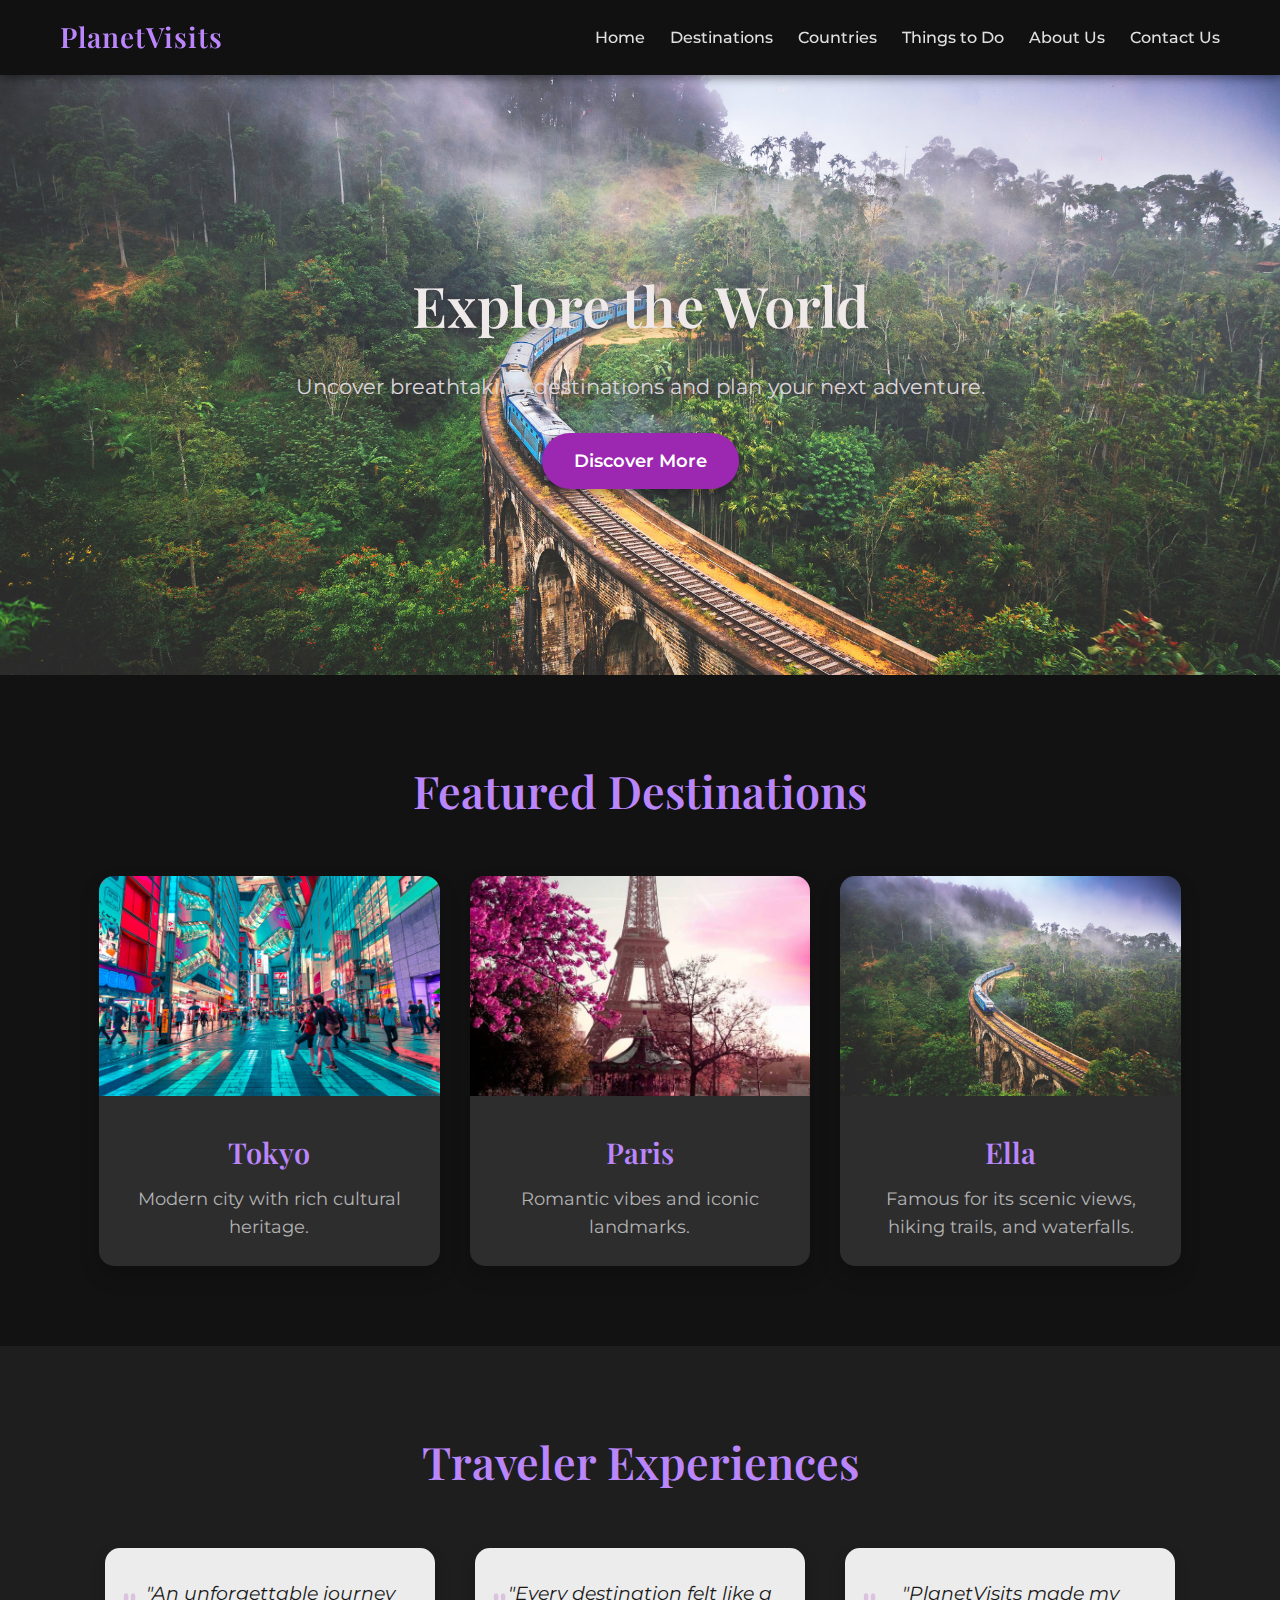
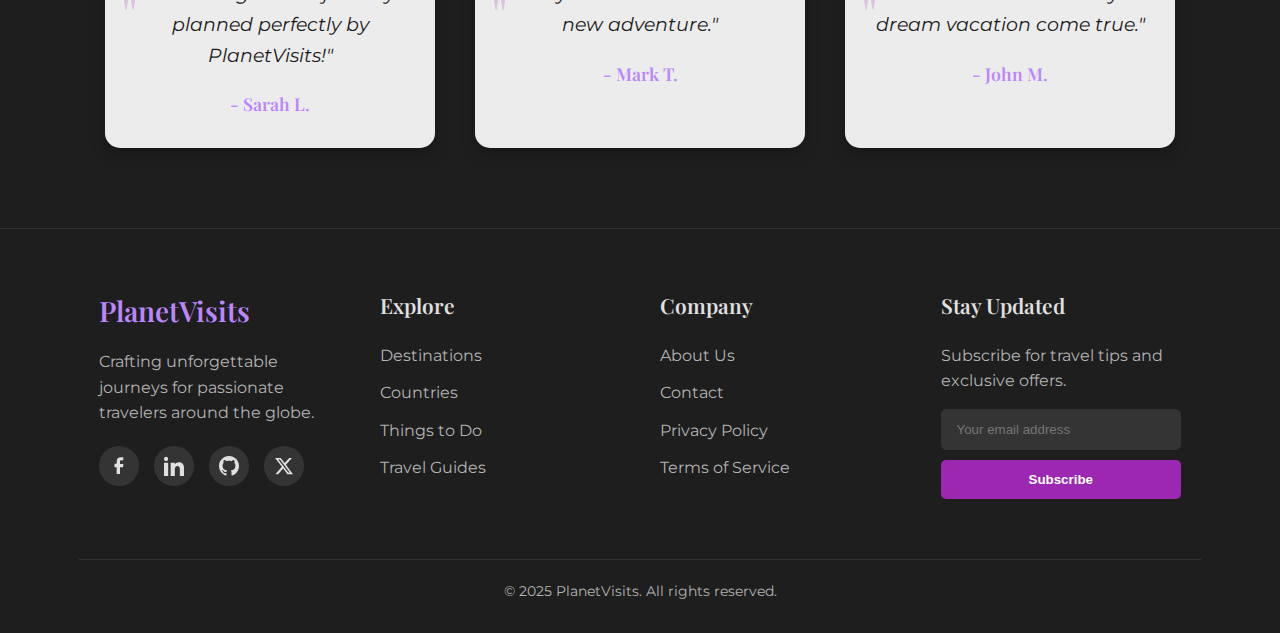
<file: index.html>
<!DOCTYPE html>
<html lang="en">

<head>
    <meta charset="UTF-8">
    <meta name="viewport" content="width=device-width, initial-scale=1.0">
    <title>PlanetVisits</title>
    <link
        href="https://fonts.googleapis.com/css2?family=Montserrat:wght@400;700&family=Playfair+Display:wght@400;600&display=swap"
        rel="stylesheet">
    <link rel="stylesheet" href="Assets/css/style.css">
</head>

<body>
    <!-- Navigation Bar -->
    <header>
        <div class="nav-container">
            <div class="logo">
                <h1>PlanetVisits</h1>
            </div>
            <nav id="nav-links">
                <ul>
                    <li><a href="index.html">Home</a></li>
                    <li><a href="destinations.html">Destinations</a></li>
                    <li><a href="countries.html">Countries</a></li>
                    <li><a href="things-to-do.html">Things to Do</a></li>
                    <li><a href="about.html">About Us</a></li>
                    <li><a href="contact.html">Contact Us</a></li>
                </ul>
            </nav>
            <div class="hamburger-icon" id="hamburger-icon">
                <span class="bar"></span>
                <span class="bar"></span>
                <span class="bar"></span>
            </div>
        </div>
    </header>

    <!-- Hero Section -->
    <section class="hero">
        <div class="hero-text">
            <h2>Explore the World</h2>
            <p>Uncover breathtaking destinations and plan your next adventure.</p>
            <a href="destinations.html" class="cta-btn">Discover More</a>
        </div>
    </section>

    <!-- Featured Destinations -->
    <section class="featured-destinations">
        <div class="container">
            <h2>Featured Destinations</h2>
            <div class="destination-grid">
                <div class="card">
                    <img src="Assets/images/Destinations/tokyo.jpeg" alt="Tokyo">
                    <div class="card-content">
                        <h3>Tokyo</h3>
                        <p>Modern city with rich cultural heritage.</p>
                    </div>
                </div>
                <div class="card">
                    <img src="Assets/images/Destinations/paris.jpg" alt="Paris">
                    <div class="card-content">
                        <h3>Paris</h3>
                        <p>Romantic vibes and iconic landmarks.</p>
                    </div>
                </div>
                <div class="card">
                    <img src="Assets/images/Countries/SL.jpg" alt="Ella">
                    <div class="card-content">
                        <h3>Ella</h3>
                        <p>Famous for its scenic views, hiking trails, and waterfalls.</p>
                    </div>
                </div>
            </div>
        </div>
    </section>

    <!-- Testimonials Section -->
    <section class="testimonials">
        <div class="container">
            <h2>Traveler Experiences</h2>
            <div class="testimonial-container">
                <div class="testimonial-card">
                    <p>"An unforgettable journey planned perfectly by PlanetVisits!"</p>
                    <h4>- Sarah L.</h4>
                </div>
                <div class="testimonial-card">
                    <p>"Every destination felt like a new adventure."</p>
                    <h4>- Mark T.</h4>
                </div>
                <div class="testimonial-card">
                    <p>"PlanetVisits made my dream vacation come true."</p>
                    <h4>- John M.</h4>
                </div>
            </div>
        </div>
    </section>

    <!-- Footer -->
    <footer>
        <div class="container">
            <div class="footer-container">
                <div class="footer-section footer-logo">
                    <h2>PlanetVisits</h2>
                    <p>Crafting unforgettable journeys for passionate travelers around the globe.</p>
                    <div class="social-links">
                        <a href="#" aria-label="Facebook">
                            <svg class="social-icon" width="24" height="24" viewBox="0 0 24 24" fill="none"
                                xmlns="http://www.w3.org/2000/svg">
                                <path
                                    d="M9.198 21.5h4v-8.01h3.604l.54-4.04h-4.144V7.12c0-1.17.31-1.96 1.91-1.96h2.04V1.59c-.35-.05-1.56-.15-2.97-.15-2.94 0-4.95 1.79-4.95 5.07v2.84H6.58v4.04h2.62V21.5z"
                                    fill="currentColor" />
                            </svg>
                        </a>
                        <a href="#" aria-label="LinkedIn">
                            <svg class="social-icon" width="24" height="24" viewBox="0 0 24 24" fill="none"
                                xmlns="http://www.w3.org/2000/svg">
                                <path
                                    d="M4.98 3.5c0 1.381-1.11 2.5-2.48 2.5s-2.48-1.119-2.48-2.5c0-1.38 1.11-2.5 2.48-2.5s2.48 1.12 2.48 2.5zm.02 4.5h-5v16h5v-16zm7.982 0h-4.968v16h4.969v-8.399c0-4.67 6.029-5.052 6.029 0v8.399h4.988v-10.131c0-7.88-8.922-7.593-11.018-3.868v-2.001z"
                                    fill="currentColor" />
                            </svg>
                        </a>
                        <a href="#" aria-label="GitHub">
                            <svg class="social-icon" width="24" height="24" viewBox="0 0 24 24" fill="none"
                                xmlns="http://www.w3.org/2000/svg">
                                <path
                                    d="M12 0c-6.626 0-12 5.373-12 12 0 5.302 3.438 9.8 8.207 11.387.599.111.793-.261.793-.577v-2.234c-3.338.726-4.033-1.416-4.033-1.416-.546-1.387-1.333-1.756-1.333-1.756-1.089-.745.083-.729.083-.729 1.205.084 1.839 1.237 1.839 1.237 1.066 1.834 2.809 1.304 3.495.997.108-.775.418-1.305.762-1.604-2.665-.305-5.467-1.334-5.467-5.931 0-1.311.469-2.381 1.236-3.221-.124-.303-.535-1.524.117-3.176 0 0 1.008-.322 3.301 1.23.957-.266 1.983-.399 3.003-.404 1.02.005 2.047.138 3.006.404 2.291-1.552 3.297-1.23 3.297-1.23.653 1.653.242 2.874.118 3.176.77.84 1.235 1.911 1.235 3.221 0 4.609-2.807 5.624-5.479 5.921.43.372.823 1.102.823 2.222v3.293c0 .319.192.694.801.576 4.765-1.589 8.199-6.086 8.199-11.386 0-6.627-5.373-12-12-12z"
                                    fill="currentColor" />
                            </svg>
                        </a>
                        <a href="#" aria-label="Twitter">
                            <svg class="social-icon" width="24" height="24" viewBox="0 0 24 24" fill="none"
                                xmlns="http://www.w3.org/2000/svg">
                                <path
                                    d="M18.244 2.25h3.308l-7.227 8.26 8.502 11.24H16.17l-5.214-6.817L4.99 21.75H1.68l7.73-8.835L1.254 2.25H8.08l4.713 6.231zm-1.161 17.52h1.833L7.084 4.126H5.117z"
                                    fill="currentColor" />
                            </svg>
                        </a>
                    </div>
                </div>
                <div class="footer-section footer-links">
                    <h3>Explore</h3>
                    <ul>
                        <li><a href="destinations.html">Destinations</a></li>
                        <li><a href="countries.html">Countries</a></li>
                        <li><a href="things-to-do.html">Things to Do</a></li>
                        <li><a href="travel-guides.html">Travel Guides</a></li>
                    </ul>
                </div>
                <div class="footer-section footer-links">
                    <h3>Company</h3>
                    <ul>
                        <li><a href="about.html">About Us</a></li>
                        <li><a href="contact.html">Contact</a></li>
                        <li><a href="privacy.html">Privacy Policy</a></li>
                        <li><a href="terms.html">Terms of Service</a></li>
                    </ul>
                </div>
                <div class="footer-section newsletter">
                    <h3>Stay Updated</h3>
                    <p>Subscribe for travel tips and exclusive offers.</p>
                    <div class="newsletter-form">
                        <input type="email" placeholder="Your email address">
                        <button type="submit">Subscribe</button>
                    </div>
                </div>
            </div>
            <div class="footer-bottom">
                <p>© 2025 PlanetVisits. All rights reserved.</p>
            </div>
        </div>
    </footer>

    <script src="Assets/js/script.js"></script>
</body>

</html>
</file>
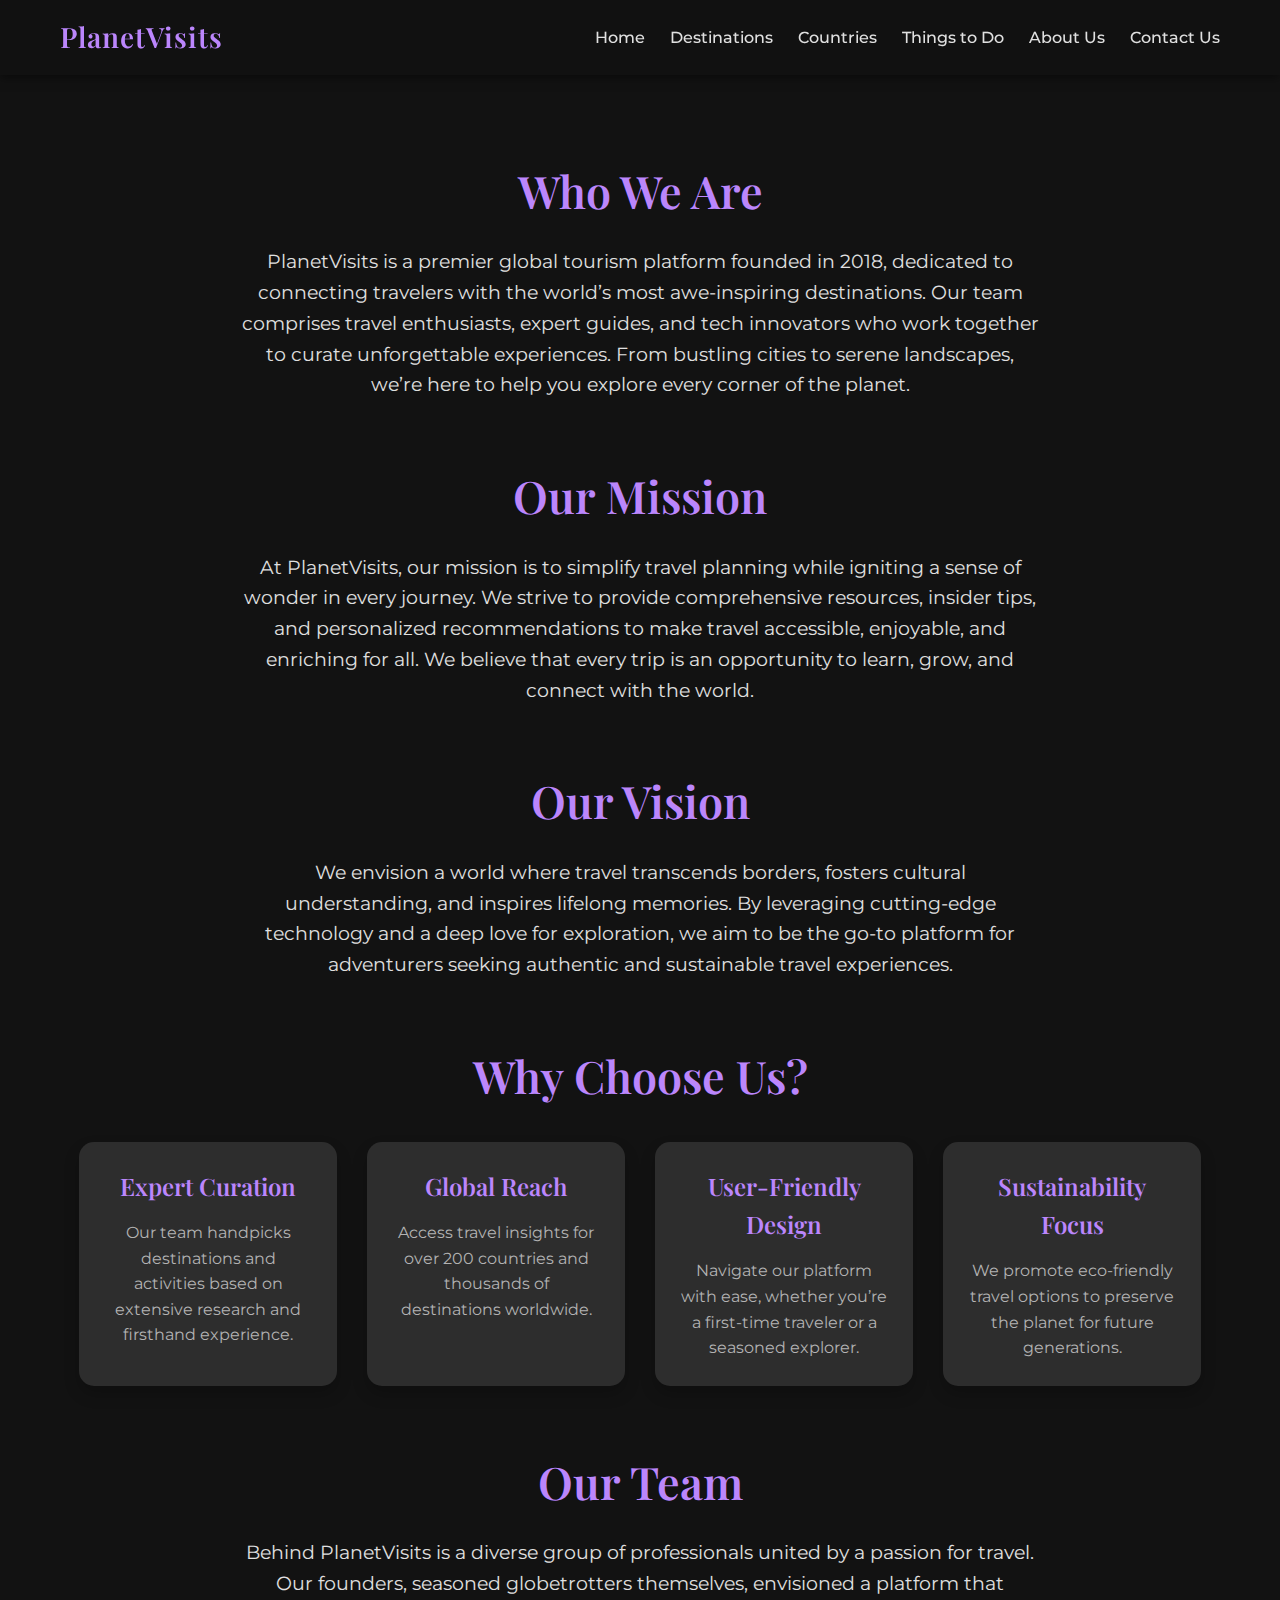
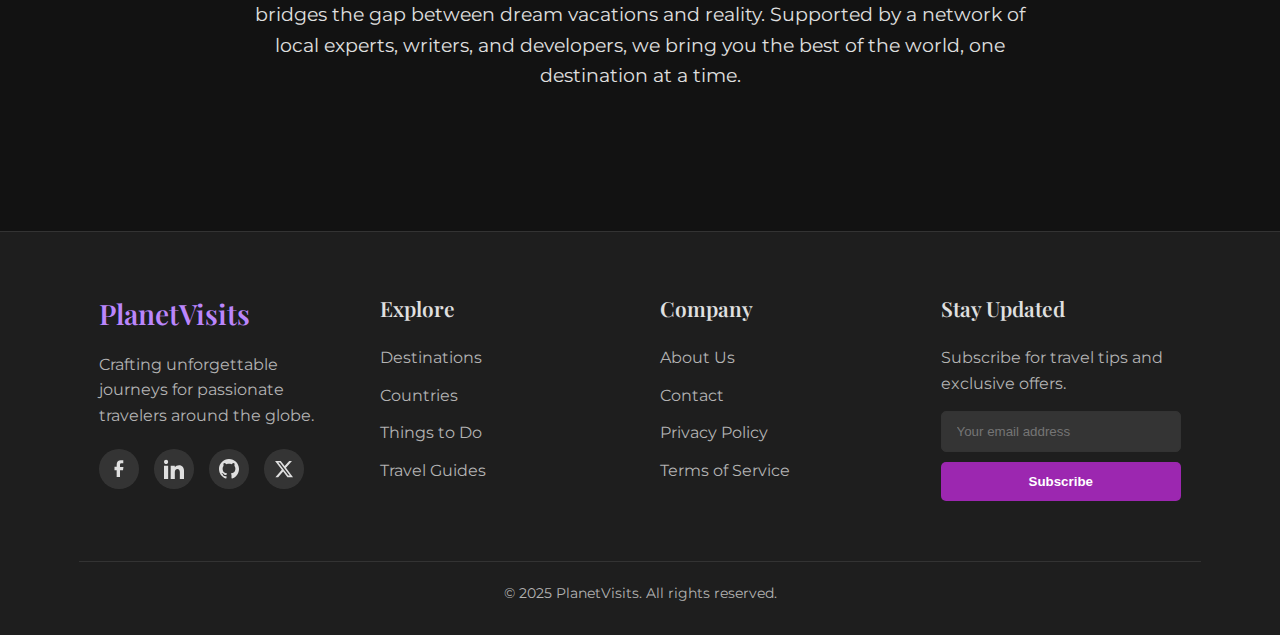
<file: about.html>
<!DOCTYPE html>
<html lang="en">

<head>
    <meta charset="UTF-8">
    <meta name="viewport" content="width=device-width, initial-scale=1.0">
    <title>About Us</title>
    <link
        href="https://fonts.googleapis.com/css2?family=Montserrat:wght@400;700&family=Playfair+Display:wght@400;600&display=swap"
        rel="stylesheet">
    <link rel="stylesheet" href="Assets/css/style.css">
    <style>
        .about-content {
            padding: 80px 0;
            background-color: var(--dark-bg);
        }

        /* General Section Styling */
        .section {
            margin-bottom: 60px;
            text-align: center;
        }

        .section h2 {
            font-size: 2.8rem;
            color: var(--primary-light);
            margin-bottom: 20px;
        }

        .section p {
            font-size: 1.2rem;
            color: var(--text-secondary);
            max-width: 800px;
            margin: 0 auto;
        }

        /* Feature Grid Layout */
        .feature-grid {
            display: grid;
            grid-template-columns: repeat(auto-fit, minmax(250px, 1fr));
            gap: 30px;
            margin-top: 30px;
        }

        /* Feature Card Styling */
        .feature-card {
            background-color: var(--dark-elevated);
            padding: 25px;
            border-radius: 15px;
            box-shadow: 0 8px 16px rgba(0, 0, 0, 0.2);
            transition: transform 0.3s ease;
        }

        .feature-card:hover {
            transform: translateY(-8px);
        }

        .feature-card h3 {
            font-size: 1.5rem;
            color: var(--primary-light);
            margin-bottom: 15px;
        }

        .feature-card p {
            font-size: 1rem;
            color: var(--text-tertiary);
        }

        /* Responsive Adjustments */
        @media (max-width: 768px) {
            .section h2 {
                font-size: 2.2rem;
            }

            .section p {
                font-size: 1.1rem;
            }

            .feature-card h3 {
                font-size: 1.3rem;
            }

            .feature-card p {
                font-size: 0.9rem;
            }
        }

        @media (max-width: 480px) {
            .section h2 {
                font-size: 1.8rem;
            }
        }
    </style>
</head>

<body>

    <!-- Navigation Bar -->
    <header>
        <div class="nav-container">
            <div class="logo">
                <h1>PlanetVisits</h1>
            </div>
            <nav id="nav-links">
                <ul>
                    <li><a href="index.html">Home</a></li>
                    <li><a href="destinations.html">Destinations</a></li>
                    <li><a href="countries.html">Countries</a></li>
                    <li><a href="things-to-do.html">Things to Do</a></li>
                    <li><a href="about.html">About Us</a></li>
                    <li><a href="contact.html">Contact Us</a></li>
                </ul>
            </nav>
            <div class="hamburger-icon" id="hamburger-icon">
                <span class="bar"></span>
                <span class="bar"></span>
                <span class="bar"></span>
            </div>
        </div>
    </header>

    <!-- About Us Content -->
    <section class="about-content">
        <div class="container">

            <div class="section who-we-are">
                <h2>Who We Are</h2>
                <p>PlanetVisits is a premier global tourism platform founded in 2018, dedicated to connecting travelers
                    with the world’s most awe-inspiring destinations. Our team comprises travel enthusiasts, expert
                    guides, and tech innovators who work together to curate unforgettable experiences. From bustling
                    cities to serene landscapes, we’re here to help you explore every corner of the planet.</p>
            </div>

            <div class="section our-mission">
                <h2>Our Mission</h2>
                <p>At PlanetVisits, our mission is to simplify travel planning while igniting a sense of wonder in every
                    journey. We strive to provide comprehensive resources, insider tips, and personalized
                    recommendations to make travel accessible, enjoyable, and enriching for all. We believe that every
                    trip is an opportunity to learn, grow, and connect with the world.</p>
            </div>

            <div class="section our-vision">
                <h2>Our Vision</h2>
                <p>We envision a world where travel transcends borders, fosters cultural understanding, and inspires
                    lifelong memories. By leveraging cutting-edge technology and a deep love for exploration, we aim to
                    be the go-to platform for adventurers seeking authentic and sustainable travel experiences.</p>
            </div>

            <div class="section why-choose-us">
                <h2>Why Choose Us?</h2>
                <div class="feature-grid">
                    <div class="feature-card">
                        <h3>Expert Curation</h3>
                        <p>Our team handpicks destinations and activities based on extensive research and firsthand
                            experience.</p>
                    </div>
                    <div class="feature-card">
                        <h3>Global Reach</h3>
                        <p>Access travel insights for over 200 countries and thousands of destinations worldwide.</p>
                    </div>
                    <div class="feature-card">
                        <h3>User-Friendly Design</h3>
                        <p>Navigate our platform with ease, whether you’re a first-time traveler or a seasoned explorer.
                        </p>
                    </div>
                    <div class="feature-card">
                        <h3>Sustainability Focus</h3>
                        <p>We promote eco-friendly travel options to preserve the planet for future generations.</p>
                    </div>
                </div>
            </div>

            <div class="section our-team">
                <h2>Our Team</h2>
                <p>Behind PlanetVisits is a diverse group of professionals united by a passion for travel. Our founders,
                    seasoned globetrotters themselves, envisioned a platform that bridges the gap between dream
                    vacations and reality. Supported by a network of local experts, writers, and developers, we bring
                    you the best of the world, one destination at a time.</p>
            </div>

        </div>
    </section>


    <!-- Footer -->
    <footer>
        <div class="container">
            <div class="footer-container">
                <div class="footer-section footer-logo">
                    <h2>PlanetVisits</h2>
                    <p>Crafting unforgettable journeys for passionate travelers around the globe.</p>
                    <div class="social-links">
                        <a href="#" aria-label="Facebook">
                            <svg class="social-icon" width="24" height="24" viewBox="0 0 24 24" fill="none"
                                xmlns="http://www.w3.org/2000/svg">
                                <path
                                    d="M9.198 21.5h4v-8.01h3.604l.54-4.04h-4.144V7.12c0-1.17.31-1.96 1.91-1.96h2.04V1.59c-.35-.05-1.56-.15-2.97-.15-2.94 0-4.95 1.79-4.95 5.07v2.84H6.58v4.04h2.62V21.5z"
                                    fill="currentColor" />
                            </svg>
                        </a>
                        <a href="#" aria-label="LinkedIn">
                            <svg class="social-icon" width="24" height="24" viewBox="0 0 24 24" fill="none"
                                xmlns="http://www.w3.org/2000/svg">
                                <path
                                    d="M4.98 3.5c0 1.381-1.11 2.5-2.48 2.5s-2.48-1.119-2.48-2.5c0-1.38 1.11-2.5 2.48-2.5s2.48 1.12 2.48 2.5zm.02 4.5h-5v16h5v-16zm7.982 0h-4.968v16h4.969v-8.399c0-4.67 6.029-5.052 6.029 0v8.399h4.988v-10.131c0-7.88-8.922-7.593-11.018-3.868v-2.001z"
                                    fill="currentColor" />
                            </svg>
                        </a>
                        <a href="#" aria-label="GitHub">
                            <svg class="social-icon" width="24" height="24" viewBox="0 0 24 24" fill="none"
                                xmlns="http://www.w3.org/2000/svg">
                                <path
                                    d="M12 0c-6.626 0-12 5.373-12 12 0 5.302 3.438 9.8 8.207 11.387.599.111.793-.261.793-.577v-2.234c-3.338.726-4.033-1.416-4.033-1.416-.546-1.387-1.333-1.756-1.333-1.756-1.089-.745.083-.729.083-.729 1.205.084 1.839 1.237 1.839 1.237 1.066 1.834 2.809 1.304 3.495.997.108-.775.418-1.305.762-1.604-2.665-.305-5.467-1.334-5.467-5.931 0-1.311.469-2.381 1.236-3.221-.124-.303-.535-1.524.117-3.176 0 0 1.008-.322 3.301 1.23.957-.266 1.983-.399 3.003-.404 1.02.005 2.047.138 3.006.404 2.291-1.552 3.297-1.23 3.297-1.23.653 1.653.242 2.874.118 3.176.77.84 1.235 1.911 1.235 3.221 0 4.609-2.807 5.624-5.479 5.921.43.372.823 1.102.823 2.222v3.293c0 .319.192.694.801.576 4.765-1.589 8.199-6.086 8.199-11.386 0-6.627-5.373-12-12-12z"
                                    fill="currentColor" />
                            </svg>
                        </a>
                        <a href="#" aria-label="Twitter">
                            <svg class="social-icon" width="24" height="24" viewBox="0 0 24 24" fill="none"
                                xmlns="http://www.w3.org/2000/svg">
                                <path
                                    d="M18.244 2.25h3.308l-7.227 8.26 8.502 11.24H16.17l-5.214-6.817L4.99 21.75H1.68l7.73-8.835L1.254 2.25H8.08l4.713 6.231zm-1.161 17.52h1.833L7.084 4.126H5.117z"
                                    fill="currentColor" />
                            </svg>
                        </a>
                    </div>
                </div>
                <div class="footer-section footer-links">
                    <h3>Explore</h3>
                    <ul>
                        <li><a href="destinations.html">Destinations</a></li>
                        <li><a href="countries.html">Countries</a></li>
                        <li><a href="things-to-do.html">Things to Do</a></li>
                        <li><a href="travel-guides.html">Travel Guides</a></li>
                    </ul>
                </div>
                <div class="footer-section footer-links">
                    <h3>Company</h3>
                    <ul>
                        <li><a href="about.html">About Us</a></li>
                        <li><a href="contact.html">Contact</a></li>
                        <li><a href="privacy.html">Privacy Policy</a></li>
                        <li><a href="terms.html">Terms of Service</a></li>
                    </ul>
                </div>
                <div class="footer-section newsletter">
                    <h3>Stay Updated</h3>
                    <p>Subscribe for travel tips and exclusive offers.</p>
                    <div class="newsletter-form">
                        <input type="email" placeholder="Your email address">
                        <button type="submit">Subscribe</button>
                    </div>
                </div>
            </div>
            <div class="footer-bottom">
                <p>© 2025 PlanetVisits. All rights reserved.</p>
            </div>
        </div>
    </footer>

    <script src="Assets/js/script.js"></script>

</body>

</html>
</file>
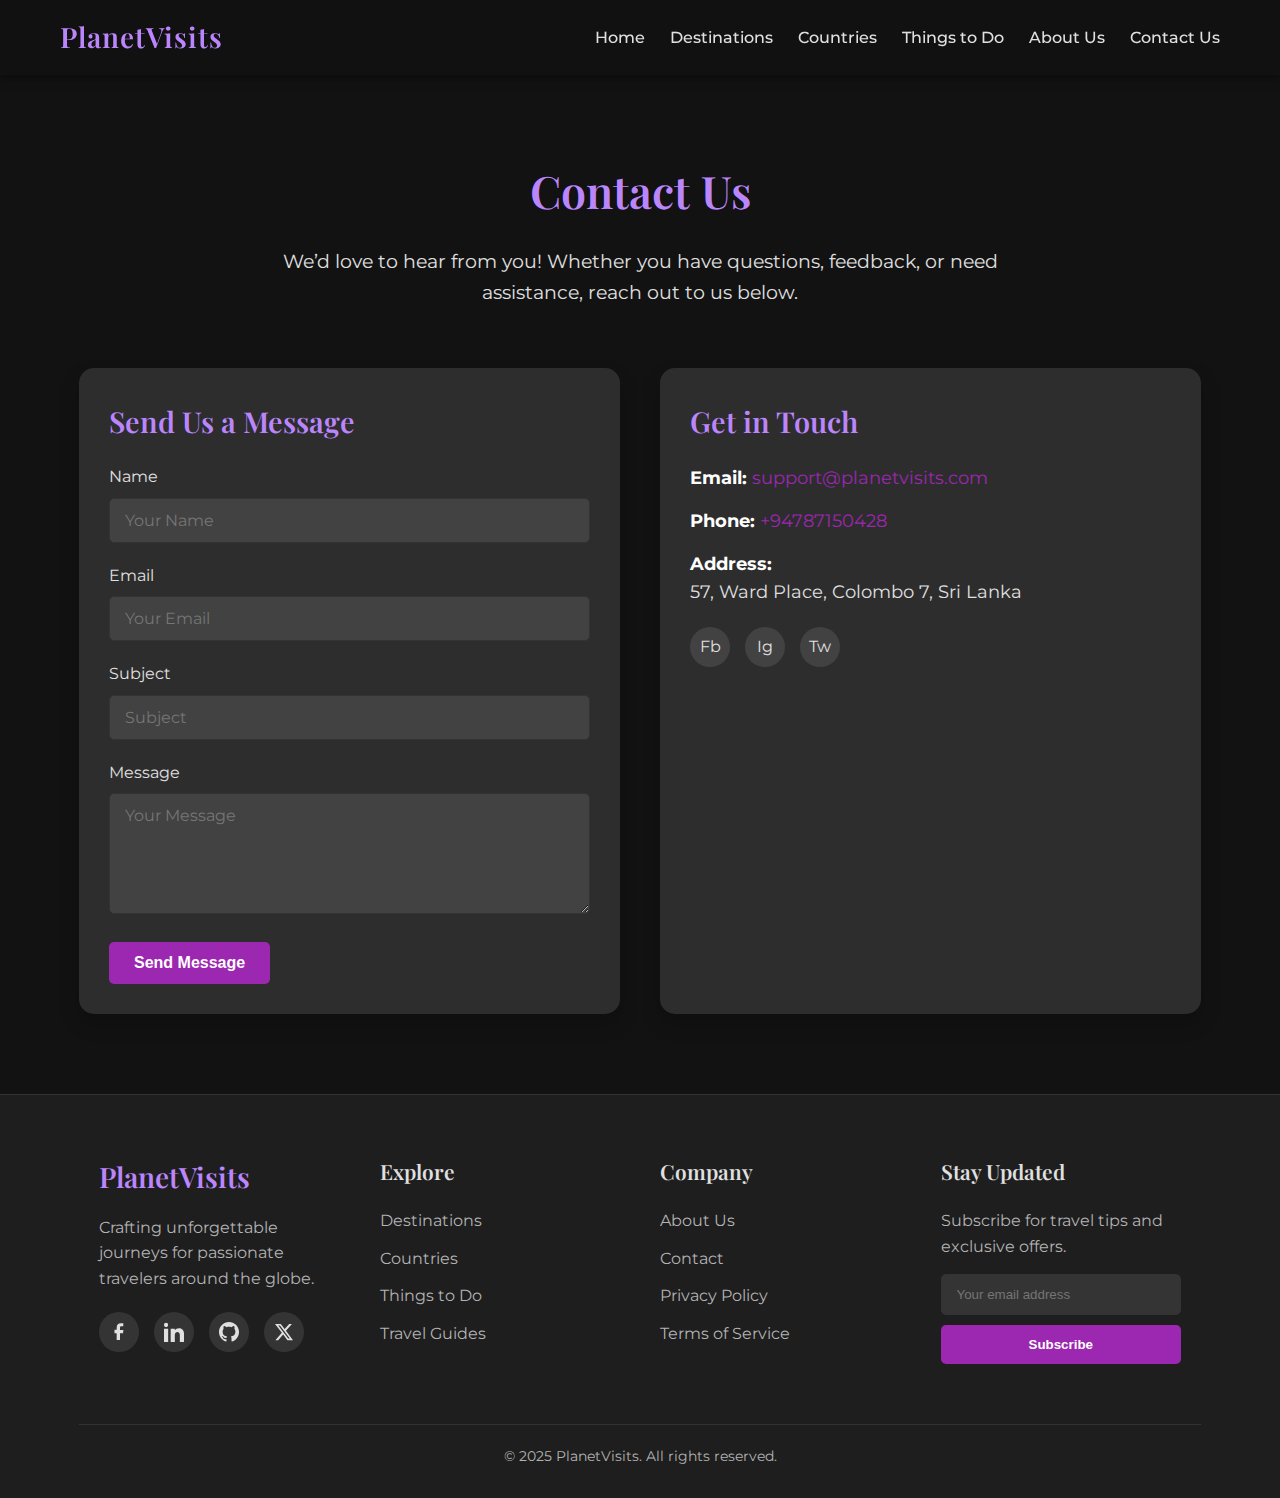
<file: contact.html>
<!DOCTYPE html>
<html lang="en">

<head>
    <meta charset="UTF-8">
    <meta name="viewport" content="width=device-width, initial-scale=1.0">
    <title>Contact Us - PlanetVisits</title>
    <link
        href="https://fonts.googleapis.com/css2?family=Montserrat:wght@400;700&family=Playfair+Display:wght@400;600&display=swap"
        rel="stylesheet">
    <link rel="stylesheet" href="Assets/css/style.css">
    <style>
        .contact-content {
            padding: 80px 0;
            background-color: var(--dark-bg);
        }

        .section {
            margin-bottom: 60px;
            text-align: center;
        }

        .section h2 {
            font-size: 2.8rem;
            color: var(--primary-light);
            margin-bottom: 20px;
        }

        .section p {
            font-size: 1.2rem;
            color: var(--text-secondary);
            max-width: 800px;
            margin: 0 auto;
        }

        .contact-grid {
            display: grid;
            grid-template-columns: 1fr 1fr;
            gap: 40px;
            max-width: 1200px;
            margin: 0 auto;
        }

        /* Contact Form */
        .contact-form {
            background-color: var(--dark-elevated);
            padding: 30px;
            border-radius: 15px;
            box-shadow: 0 10px 20px rgba(0, 0, 0, 0.2);
        }

        .contact-form h3 {
            font-size: 1.8rem;
            color: var(--primary-light);
            margin-bottom: 20px;
        }

        .form-group {
            margin-bottom: 20px;
        }

        .form-group label {
            display: block;
            font-size: 1rem;
            color: var(--text-secondary);
            margin-bottom: 8px;
        }

        .form-group input,
        .form-group textarea {
            width: 100%;
            padding: 12px 15px;
            background-color: rgba(255, 255, 255, 0.1);
            border: 1px solid var(--border-color);
            border-radius: 5px;
            color: var(--text-primary);
            font-family: 'Montserrat', sans-serif;
            font-size: 1rem;
        }

        .form-group input:focus,
        .form-group textarea:focus {
            outline: none;
            border-color: var(--primary-purple);
        }

        .form-group textarea {
            resize: vertical;
            min-height: 120px;
        }

        .submit-btn {
            display: inline-block;
            background-color: var(--primary-purple);
            color: var(--text-primary);
            padding: 12px 25px;
            font-size: 1rem;
            font-weight: 600;
            border: none;
            border-radius: 5px;
            cursor: pointer;
            transition: background-color 0.3s ease;
        }

        .submit-btn:hover {
            background-color: var(--primary-light);
        }

        /* Contact Details */
        .contact-details {
            background-color: var(--dark-elevated);
            padding: 30px;
            border-radius: 15px;
            box-shadow: 0 10px 20px rgba(0, 0, 0, 0.2);
        }

        .contact-details h3 {
            font-size: 1.8rem;
            color: var(--primary-light);
            margin-bottom: 20px;
        }

        .contact-details ul {
            list-style: none;
            margin-bottom: 20px;
        }

        .contact-details ul li {
            margin-bottom: 15px;
            font-size: 1.1rem;
            color: var(--text-secondary);
        }

        .contact-details ul li strong {
            color: var(--text-primary);
        }

        .contact-details ul li a {
            color: var(--primary-purple);
            transition: color 0.3s ease;
        }

        .contact-details ul li a:hover {
            color: var(--primary-light);
        }

        .contact-details .social-links {
            display: flex;
            gap: 15px;
        }

        /* Responsive Adjustments */
        @media (max-width: 768px) {
            .section h2 {
                font-size: 2.2rem;
            }

            .section p {
                font-size: 1.1rem;
            }

            .contact-grid {
                grid-template-columns: 1fr;
            }

            .contact-form h3,
            .contact-details h3 {
                font-size: 1.5rem;
            }
        }

        @media (max-width: 480px) {
            .section h2 {
                font-size: 1.8rem;
            }

            .contact-form,
            .contact-details {
                padding: 20px;
            }
        }
    </style>
</head>

<body>
    <!-- Navigation Bar -->
    <header>
        <div class="nav-container">
            <div class="logo">
                <h1>PlanetVisits</h1>
            </div>
            <nav id="nav-links">
                <ul>
                    <li><a href="index.html">Home</a></li>
                    <li><a href="destinations.html">Destinations</a></li>
                    <li><a href="countries.html">Countries</a></li>
                    <li><a href="things-to-do.html">Things to Do</a></li>
                    <li><a href="about.html">About Us</a></li>
                    <li><a href="contact.html" class="active">Contact Us</a></li>
                </ul>
            </nav>
            <div class="hamburger-icon" id="hamburger-icon">
                <span class="bar"></span>
                <span class="bar"></span>
                <span class="bar"></span>
            </div>
        </div>
    </header>

    <!-- Contact Us Content -->
    <section class="contact-content">
        <div class="container">
            <div class="section">
                <h2>Contact Us</h2>
                <p>We’d love to hear from you! Whether you have questions, feedback, or need assistance, reach out to us
                    below.</p>
            </div>

            <div class="contact-grid">
                <!-- Contact Form -->
                <div class="contact-form">
                    <h3>Send Us a Message</h3>
                    <form>
                        <div class="form-group">
                            <label for="name">Name</label>
                            <input type="text" id="name" name="name" placeholder="Your Name" required>
                        </div>
                        <div class="form-group">
                            <label for="email">Email</label>
                            <input type="email" id="email" name="email" placeholder="Your Email" required>
                        </div>
                        <div class="form-group">
                            <label for="subject">Subject</label>
                            <input type="text" id="subject" name="subject" placeholder="Subject" required>
                        </div>
                        <div class="form-group">
                            <label for="message">Message</label>
                            <textarea id="message" name="message" placeholder="Your Message" rows="5"
                                required></textarea>
                        </div>
                        <button type="submit" class="submit-btn">Send Message</button>
                    </form>
                </div>

                <!-- Contact Details -->
                <div class="contact-details">
                    <h3>Get in Touch</h3>
                    <ul>
                        <li>
                            <strong>Email:</strong>
                            <a href="mailto:support@planetvisits.com">support@planetvisits.com</a>
                        </li>
                        <li>
                            <strong>Phone:</strong>
                            <a href="tel:+1234567890">+94787150428</a>
                        </li>
                        <li>
                            <strong>Address:</strong>
                            <p>57, Ward Place, Colombo 7, Sri Lanka</p>
                        </li>
                    </ul>
                    <div class="social-links">
                        <a href="#" aria-label="Facebook">Fb</a>
                        <a href="#" aria-label="Instagram">Ig</a>
                        <a href="#" aria-label="Twitter">Tw</a>
                    </div>
                </div>
            </div>
        </div>
    </section>

    <!-- Footer -->
    <footer>
        <div class="container">
            <div class="footer-container">
                <div class="footer-section footer-logo">
                    <h2>PlanetVisits</h2>
                    <p>Crafting unforgettable journeys for passionate travelers around the globe.</p>
                    <div class="social-links">
                        <a href="#" aria-label="Facebook">
                            <svg class="social-icon" width="24" height="24" viewBox="0 0 24 24" fill="none"
                                xmlns="http://www.w3.org/2000/svg">
                                <path
                                    d="M9.198 21.5h4v-8.01h3.604l.54-4.04h-4.144V7.12c0-1.17.31-1.96 1.91-1.96h2.04V1.59c-.35-.05-1.56-.15-2.97-.15-2.94 0-4.95 1.79-4.95 5.07v2.84H6.58v4.04h2.62V21.5z"
                                    fill="currentColor" />
                            </svg>
                        </a>
                        <a href="#" aria-label="LinkedIn">
                            <svg class="social-icon" width="24" height="24" viewBox="0 0 24 24" fill="none"
                                xmlns="http://www.w3.org/2000/svg">
                                <path
                                    d="M4.98 3.5c0 1.381-1.11 2.5-2.48 2.5s-2.48-1.119-2.48-2.5c0-1.38 1.11-2.5 2.48-2.5s2.48 1.12 2.48 2.5zm.02 4.5h-5v16h5v-16zm7.982 0h-4.968v16h4.969v-8.399c0-4.67 6.029-5.052 6.029 0v8.399h4.988v-10.131c0-7.88-8.922-7.593-11.018-3.868v-2.001z"
                                    fill="currentColor" />
                            </svg>
                        </a>
                        <a href="#" aria-label="GitHub">
                            <svg class="social-icon" width="24" height="24" viewBox="0 0 24 24" fill="none"
                                xmlns="http://www.w3.org/2000/svg">
                                <path
                                    d="M12 0c-6.626 0-12 5.373-12 12 0 5.302 3.438 9.8 8.207 11.387.599.111.793-.261.793-.577v-2.234c-3.338.726-4.033-1.416-4.033-1.416-.546-1.387-1.333-1.756-1.333-1.756-1.089-.745.083-.729.083-.729 1.205.084 1.839 1.237 1.839 1.237 1.066 1.834 2.809 1.304 3.495.997.108-.775.418-1.305.762-1.604-2.665-.305-5.467-1.334-5.467-5.931 0-1.311.469-2.381 1.236-3.221-.124-.303-.535-1.524.117-3.176 0 0 1.008-.322 3.301 1.23.957-.266 1.983-.399 3.003-.404 1.02.005 2.047.138 3.006.404 2.291-1.552 3.297-1.23 3.297-1.23.653 1.653.242 2.874.118 3.176.77.84 1.235 1.911 1.235 3.221 0 4.609-2.807 5.624-5.479 5.921.43.372.823 1.102.823 2.222v3.293c0 .319.192.694.801.576 4.765-1.589 8.199-6.086 8.199-11.386 0-6.627-5.373-12-12-12z"
                                    fill="currentColor" />
                            </svg>
                        </a>
                        <a href="#" aria-label="Twitter">
                            <svg class="social-icon" width="24" height="24" viewBox="0 0 24 24" fill="none"
                                xmlns="http://www.w3.org/2000/svg">
                                <path
                                    d="M18.244 2.25h3.308l-7.227 8.26 8.502 11.24H16.17l-5.214-6.817L4.99 21.75H1.68l7.73-8.835L1.254 2.25H8.08l4.713 6.231zm-1.161 17.52h1.833L7.084 4.126H5.117z"
                                    fill="currentColor" />
                            </svg>
                        </a>
                    </div>
                </div>
                <div class="footer-section footer-links">
                    <h3>Explore</h3>
                    <ul>
                        <li><a href="destinations.html">Destinations</a></li>
                        <li><a href="countries.html">Countries</a></li>
                        <li><a href="things-to-do.html">Things to Do</a></li>
                        <li><a href="travel-guides.html">Travel Guides</a></li>
                    </ul>
                </div>
                <div class="footer-section footer-links">
                    <h3>Company</h3>
                    <ul>
                        <li><a href="about.html">About Us</a></li>
                        <li><a href="contact.html">Contact</a></li>
                        <li><a href="privacy.html">Privacy Policy</a></li>
                        <li><a href="terms.html">Terms of Service</a></li>
                    </ul>
                </div>
                <div class="footer-section newsletter">
                    <h3>Stay Updated</h3>
                    <p>Subscribe for travel tips and exclusive offers.</p>
                    <div class="newsletter-form">
                        <input type="email" placeholder="Your email address">
                        <button type="submit">Subscribe</button>
                    </div>
                </div>
            </div>
            <div class="footer-bottom">
                <p>© 2025 PlanetVisits. All rights reserved.</p>
            </div>
        </div>
    </footer>

    <script src="Assets/js/script.js"></script>
</body>

</html>
</file>
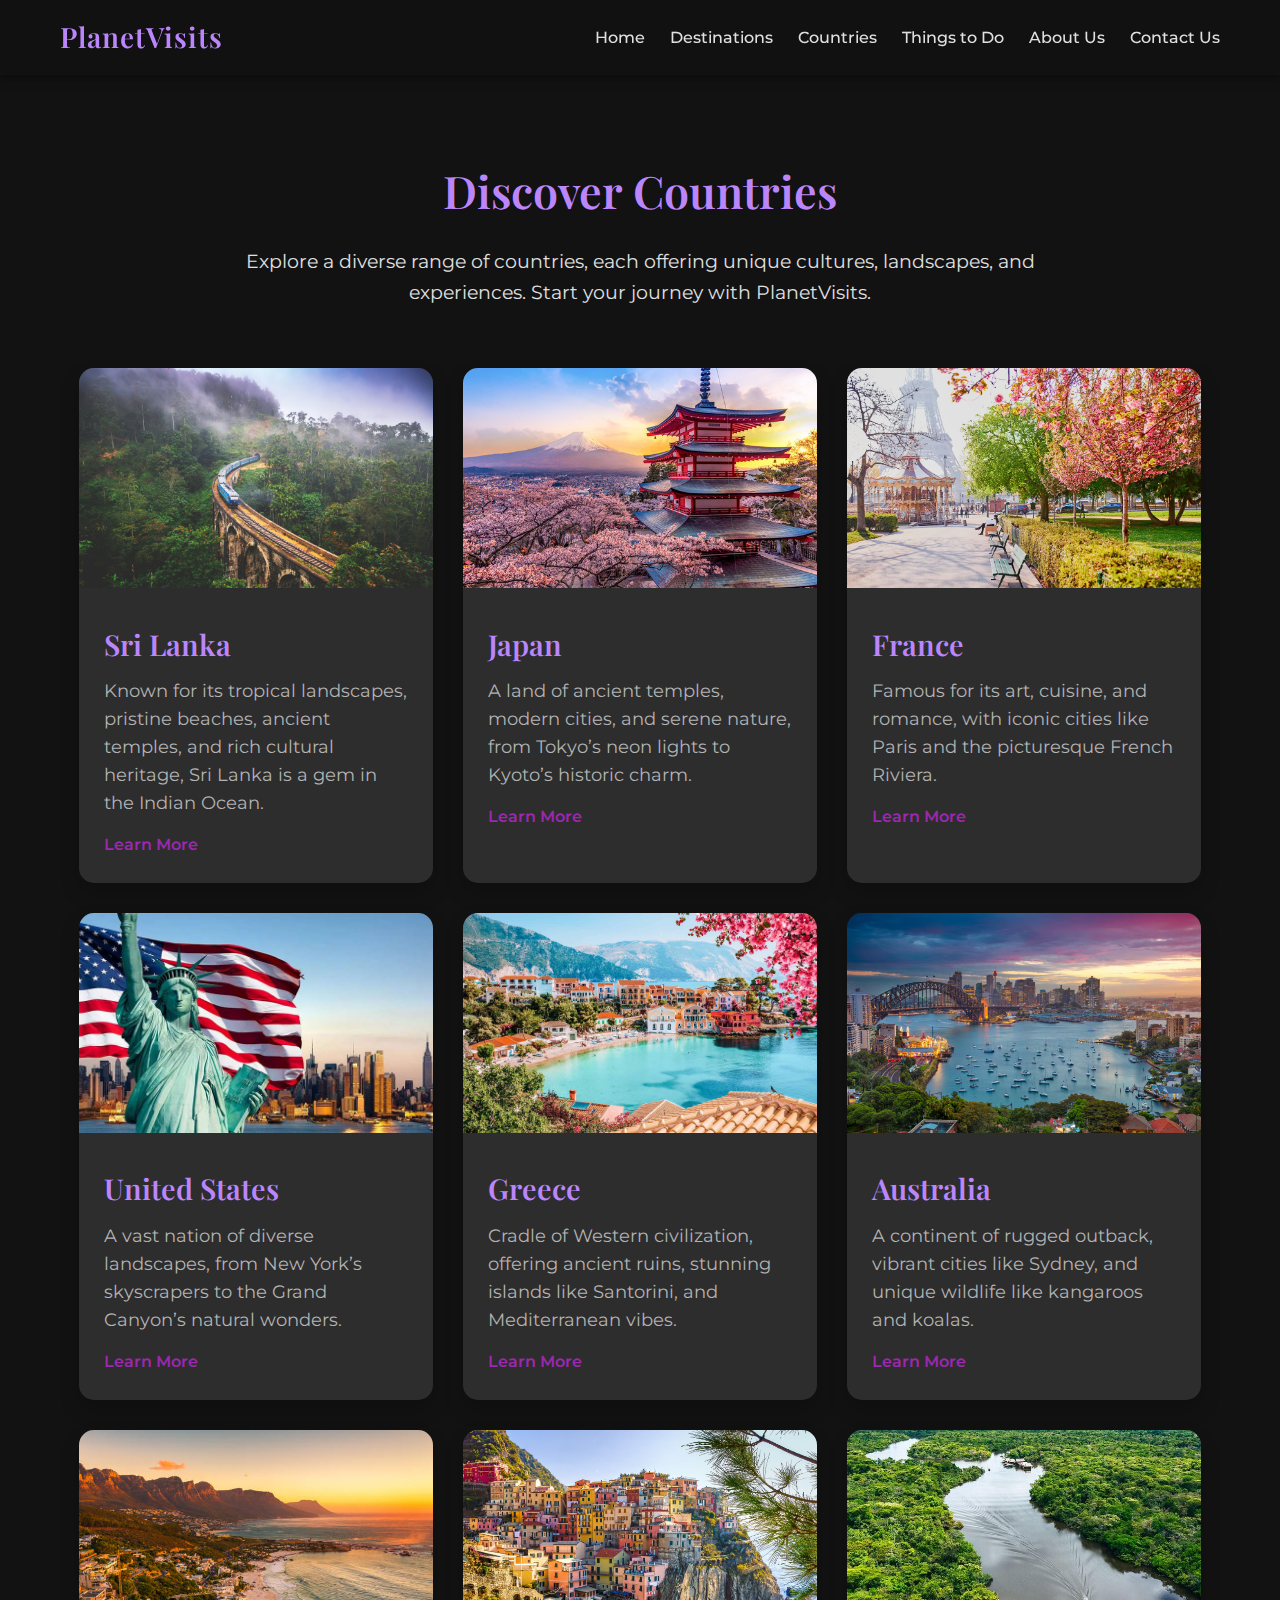
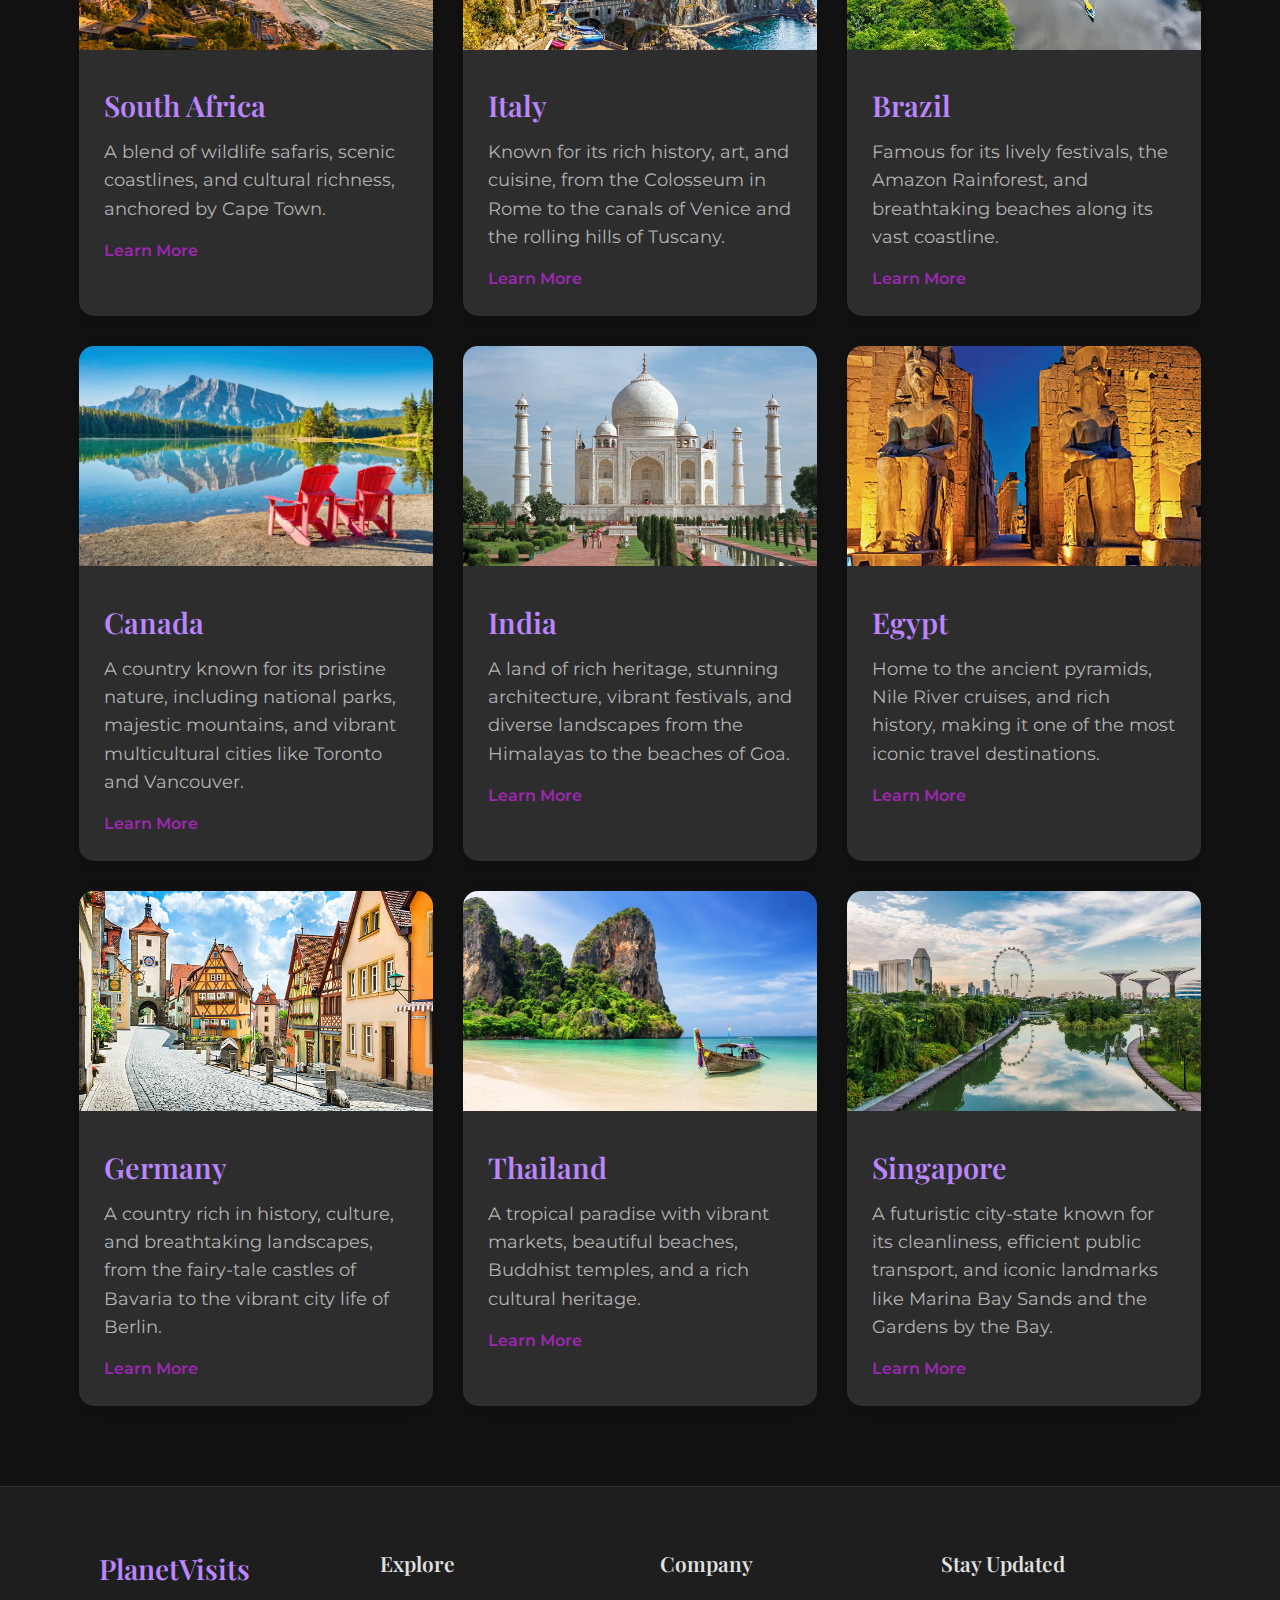
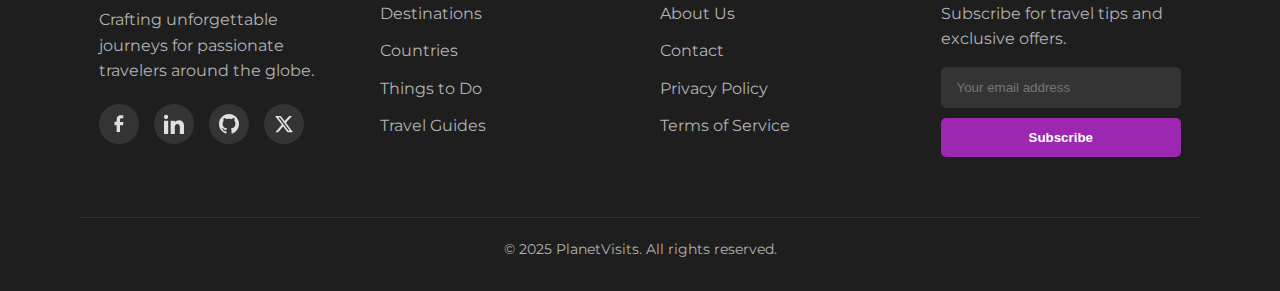
<file: countries.html>
<!DOCTYPE html>
<html lang="en">

<head>
    <meta charset="UTF-8">
    <meta name="viewport" content="width=device-width, initial-scale=1.0">
    <title>Countries - PlanetVisits</title>
    <link
        href="https://fonts.googleapis.com/css2?family=Montserrat:wght@400;700&family=Playfair+Display:wght@400;600&display=swap"
        rel="stylesheet">
    <link rel="stylesheet" href="Assets/css/style.css">
    <style>
        /* Countries Content Section */
        .countries-content {
            padding: 80px 0;
            background-color: var(--dark-bg);
        }

        .section {
            margin-bottom: 60px;
            text-align: center;
        }

        .section h2 {
            font-size: 2.8rem;
            color: var(--primary-light);
            margin-bottom: 20px;
        }

        .section p {
            font-size: 1.2rem;
            color: var(--text-secondary);
            max-width: 800px;
            margin: 0 auto;
        }

        .country-grid {
            display: grid;
            grid-template-columns: repeat(auto-fit, minmax(300px, 1fr));
            gap: 30px;
            max-width: 1200px;
            margin: 0 auto;
        }

        .country-card {
            background-color: var(--dark-elevated);
            border-radius: 15px;
            overflow: hidden;
            box-shadow: 0 10px 20px rgba(0, 0, 0, 0.2);
            transition: transform 0.3s ease, box-shadow 0.3s ease;
        }

        .country-card:hover {
            transform: translateY(-10px);
            box-shadow: 0 15px 30px rgba(0, 0, 0, 0.3);
        }

        .country-card img {
            width: 100%;
            height: 220px;
            object-fit: cover;
            transition: transform 0.5s ease;
        }

        .country-card:hover img {
            transform: scale(1.05);
        }

        .card-content {
            padding: 25px;
        }

        .card-content h3 {
            font-size: 1.8rem;
            color: var(--primary-light);
            margin-bottom: 10px;
        }

        .card-content p {
            font-size: 1.1rem;
            color: var(--text-tertiary);
            margin-bottom: 15px;
        }

        .learn-more {
            display: inline-block;
            font-size: 1rem;
            color: var(--primary-purple);
            font-weight: 600;
            transition: color 0.3s ease;
        }

        .learn-more:hover {
            color: var(--primary-light);
        }

        /* Responsive Adjustments */
        @media (max-width: 768px) {
            .section h2 {
                font-size: 2.2rem;
            }

            .section p {
                font-size: 1.1rem;
            }

            .card-content h3 {
                font-size: 1.5rem;
            }

            .card-content p {
                font-size: 1rem;
            }
        }

        @media (max-width: 480px) {
            .section h2 {
                font-size: 1.8rem;
            }

            .country-card img {
                height: 180px;
            }
        }
    </style>
</head>

<body>
    <!-- Navigation Bar -->
    <header>
        <div class="nav-container">
            <div class="logo">
                <h1>PlanetVisits</h1>
            </div>
            <nav id="nav-links">
                <ul>
                    <li><a href="index.html">Home</a></li>
                    <li><a href="destinations.html">Destinations</a></li>
                    <li><a href="countries.html" class="active">Countries</a></li>
                    <li><a href="things-to-do.html">Things to Do</a></li>
                    <li><a href="about.html">About Us</a></li>
                    <li><a href="contact.html">Contact Us</a></li>
                </ul>
            </nav>
            <div class="hamburger-icon" id="hamburger-icon">
                <span class="bar"></span>
                <span class="bar"></span>
                <span class="bar"></span>
            </div>
        </div>
    </header>

    <!-- Countries Content -->
    <section class="countries-content">
        <div class="container">
            <div class="section">
                <h2>Discover Countries</h2>
                <p>Explore a diverse range of countries, each offering unique cultures, landscapes, and experiences.
                    Start your journey with PlanetVisits.</p>
            </div>

            <div class="country-grid">
                <div class="country-card">
                    <img src="Assets/images/Countries/SL.jpg" alt="Sri Lanka">
                    <div class="card-content">
                        <h3>Sri Lanka</h3>
                        <p>Known for its tropical landscapes, pristine beaches, ancient temples, and rich cultural
                            heritage, Sri Lanka is a gem in the Indian Ocean.</p>
                        <a href="#" class="learn-more">Learn More</a>
                    </div>
                </div>

                <div class="country-card">
                    <img src="Assets/images/Countries/Japan.jpg" alt="Japan">
                    <div class="card-content">
                        <h3>Japan</h3>
                        <p>A land of ancient temples, modern cities, and serene nature, from Tokyo’s neon lights to
                            Kyoto’s historic charm.</p>
                        <a href="#" class="learn-more">Learn More</a>
                    </div>
                </div>

                <div class="country-card">
                    <img src="Assets/images/Countries/France.jpg" alt="France">
                    <div class="card-content">
                        <h3>France</h3>
                        <p>Famous for its art, cuisine, and romance, with iconic cities like Paris and the picturesque
                            French Riviera.</p>
                        <a href="#" class="learn-more">Learn More</a>
                    </div>
                </div>

                <div class="country-card">
                    <img src="Assets/images/Countries/united-states.jpg" alt="United States">
                    <div class="card-content">
                        <h3>United States</h3>
                        <p>A vast nation of diverse landscapes, from New York’s skyscrapers to the Grand Canyon’s
                            natural wonders.</p>
                        <a href="#" class="learn-more">Learn More</a>
                    </div>
                </div>

                <div class="country-card">
                    <img src="Assets/images/Countries/Greece.jpg" alt="Greece">
                    <div class="card-content">
                        <h3>Greece</h3>
                        <p>Cradle of Western civilization, offering ancient ruins, stunning islands like Santorini, and
                            Mediterranean vibes.</p>
                        <a href="#" class="learn-more">Learn More</a>
                    </div>
                </div>

                <div class="country-card">
                    <img src="Assets/images/Countries/Australia.avif" alt="Australia">
                    <div class="card-content">
                        <h3>Australia</h3>
                        <p>A continent of rugged outback, vibrant cities like Sydney, and unique wildlife like kangaroos
                            and koalas.</p>
                        <a href="#" class="learn-more">Learn More</a>
                    </div>
                </div>

                <div class="country-card">
                    <img src="Assets/images/Countries/South Africa.jpg" alt="South Africa">
                    <div class="card-content">
                        <h3>South Africa</h3>
                        <p>A blend of wildlife safaris, scenic coastlines, and cultural richness, anchored by Cape Town.
                        </p>
                        <a href="#" class="learn-more">Learn More</a>
                    </div>
                </div>

                <!-- Additional Countries -->
                <div class="country-card">
                    <img src="Assets/images/Countries/Italy.jpg" alt="Italy">
                    <div class="card-content">
                        <h3>Italy</h3>
                        <p>Known for its rich history, art, and cuisine, from the Colosseum in Rome to the canals of
                            Venice and the rolling hills of Tuscany.</p>
                        <a href="#" class="learn-more">Learn More</a>
                    </div>
                </div>

                <div class="country-card">
                    <img src="Assets/images/Countries/Brazil.jpg" alt="Brazil">
                    <div class="card-content">
                        <h3>Brazil</h3>
                        <p>Famous for its lively festivals, the Amazon Rainforest, and breathtaking beaches along its
                            vast coastline.</p>
                        <a href="#" class="learn-more">Learn More</a>
                    </div>
                </div>

                <div class="country-card">
                    <img src="Assets/images/Countries/Canada.jpg" alt="Canada">
                    <div class="card-content">
                        <h3>Canada</h3>
                        <p>A country known for its pristine nature, including national parks, majestic mountains, and
                            vibrant multicultural cities like Toronto and Vancouver.</p>
                        <a href="#" class="learn-more">Learn More</a>
                    </div>
                </div>

                <div class="country-card">
                    <img src="Assets/images/Countries/India.avif" alt="India">
                    <div class="card-content">
                        <h3>India</h3>
                        <p>A land of rich heritage, stunning architecture, vibrant festivals, and diverse landscapes
                            from the Himalayas to the beaches of Goa.</p>
                        <a href="#" class="learn-more">Learn More</a>
                    </div>
                </div>

                <div class="country-card">
                    <img src="Assets/images/Countries/Egypt.webp" alt="Egypt">
                    <div class="card-content">
                        <h3>Egypt</h3>
                        <p>Home to the ancient pyramids, Nile River cruises, and rich history, making it one of the most
                            iconic travel destinations.</p>
                        <a href="#" class="learn-more">Learn More</a>
                    </div>
                </div>

                <div class="country-card">
                    <img src="Assets/images/Countries/german.jpg" alt="Germany">
                    <div class="card-content">
                        <h3>Germany</h3>
                        <p>A country rich in history, culture, and breathtaking landscapes, from the fairy-tale castles
                            of Bavaria to the vibrant city life of Berlin.</p>
                        <a href="#" class="learn-more">Learn More</a>
                    </div>
                </div>

                <div class="country-card">
                    <img src="Assets/images/Countries/Thailand.webp" alt="Thailand">
                    <div class="card-content">
                        <h3>Thailand</h3>
                        <p>A tropical paradise with vibrant markets, beautiful beaches, Buddhist temples, and a rich
                            cultural heritage.</p>
                        <a href="#" class="learn-more">Learn More</a>
                    </div>
                </div>

                <div class="country-card">
                    <img src="Assets/images/Countries/Singapore.avif" alt="Singapore">
                    <div class="card-content">
                        <h3>Singapore</h3>
                        <p>A futuristic city-state known for its cleanliness, efficient public transport, and iconic
                            landmarks like Marina Bay Sands and the Gardens by the Bay.</p>
                        <a href="#" class="learn-more">Learn More</a>
                    </div>
                </div>
            </div>
        </div>
    </section>


    <!-- Footer -->
    <footer>
        <div class="container">
            <div class="footer-container">
                <div class="footer-section footer-logo">
                    <h2>PlanetVisits</h2>
                    <p>Crafting unforgettable journeys for passionate travelers around the globe.</p>
                    <div class="social-links">
                        <a href="#" aria-label="Facebook">
                            <svg class="social-icon" width="24" height="24" viewBox="0 0 24 24" fill="none"
                                xmlns="http://www.w3.org/2000/svg">
                                <path
                                    d="M9.198 21.5h4v-8.01h3.604l.54-4.04h-4.144V7.12c0-1.17.31-1.96 1.91-1.96h2.04V1.59c-.35-.05-1.56-.15-2.97-.15-2.94 0-4.95 1.79-4.95 5.07v2.84H6.58v4.04h2.62V21.5z"
                                    fill="currentColor" />
                            </svg>
                        </a>
                        <a href="#" aria-label="LinkedIn">
                            <svg class="social-icon" width="24" height="24" viewBox="0 0 24 24" fill="none"
                                xmlns="http://www.w3.org/2000/svg">
                                <path
                                    d="M4.98 3.5c0 1.381-1.11 2.5-2.48 2.5s-2.48-1.119-2.48-2.5c0-1.38 1.11-2.5 2.48-2.5s2.48 1.12 2.48 2.5zm.02 4.5h-5v16h5v-16zm7.982 0h-4.968v16h4.969v-8.399c0-4.67 6.029-5.052 6.029 0v8.399h4.988v-10.131c0-7.88-8.922-7.593-11.018-3.868v-2.001z"
                                    fill="currentColor" />
                            </svg>
                        </a>
                        <a href="#" aria-label="GitHub">
                            <svg class="social-icon" width="24" height="24" viewBox="0 0 24 24" fill="none"
                                xmlns="http://www.w3.org/2000/svg">
                                <path
                                    d="M12 0c-6.626 0-12 5.373-12 12 0 5.302 3.438 9.8 8.207 11.387.599.111.793-.261.793-.577v-2.234c-3.338.726-4.033-1.416-4.033-1.416-.546-1.387-1.333-1.756-1.333-1.756-1.089-.745.083-.729.083-.729 1.205.084 1.839 1.237 1.839 1.237 1.066 1.834 2.809 1.304 3.495.997.108-.775.418-1.305.762-1.604-2.665-.305-5.467-1.334-5.467-5.931 0-1.311.469-2.381 1.236-3.221-.124-.303-.535-1.524.117-3.176 0 0 1.008-.322 3.301 1.23.957-.266 1.983-.399 3.003-.404 1.02.005 2.047.138 3.006.404 2.291-1.552 3.297-1.23 3.297-1.23.653 1.653.242 2.874.118 3.176.77.84 1.235 1.911 1.235 3.221 0 4.609-2.807 5.624-5.479 5.921.43.372.823 1.102.823 2.222v3.293c0 .319.192.694.801.576 4.765-1.589 8.199-6.086 8.199-11.386 0-6.627-5.373-12-12-12z"
                                    fill="currentColor" />
                            </svg>
                        </a>
                        <a href="#" aria-label="Twitter">
                            <svg class="social-icon" width="24" height="24" viewBox="0 0 24 24" fill="none"
                                xmlns="http://www.w3.org/2000/svg">
                                <path
                                    d="M18.244 2.25h3.308l-7.227 8.26 8.502 11.24H16.17l-5.214-6.817L4.99 21.75H1.68l7.73-8.835L1.254 2.25H8.08l4.713 6.231zm-1.161 17.52h1.833L7.084 4.126H5.117z"
                                    fill="currentColor" />
                            </svg>
                        </a>
                    </div>
                </div>
                <div class="footer-section footer-links">
                    <h3>Explore</h3>
                    <ul>
                        <li><a href="destinations.html">Destinations</a></li>
                        <li><a href="countries.html">Countries</a></li>
                        <li><a href="things-to-do.html">Things to Do</a></li>
                        <li><a href="travel-guides.html">Travel Guides</a></li>
                    </ul>
                </div>
                <div class="footer-section footer-links">
                    <h3>Company</h3>
                    <ul>
                        <li><a href="about.html">About Us</a></li>
                        <li><a href="contact.html">Contact</a></li>
                        <li><a href="privacy.html">Privacy Policy</a></li>
                        <li><a href="terms.html">Terms of Service</a></li>
                    </ul>
                </div>
                <div class="footer-section newsletter">
                    <h3>Stay Updated</h3>
                    <p>Subscribe for travel tips and exclusive offers.</p>
                    <div class="newsletter-form">
                        <input type="email" placeholder="Your email address">
                        <button type="submit">Subscribe</button>
                    </div>
                </div>
            </div>
            <div class="footer-bottom">
                <p>© 2025 PlanetVisits. All rights reserved.</p>
            </div>
        </div>
    </footer>

    <script src="Assets/js/script.js"></script>
</body>

</html>
</file>
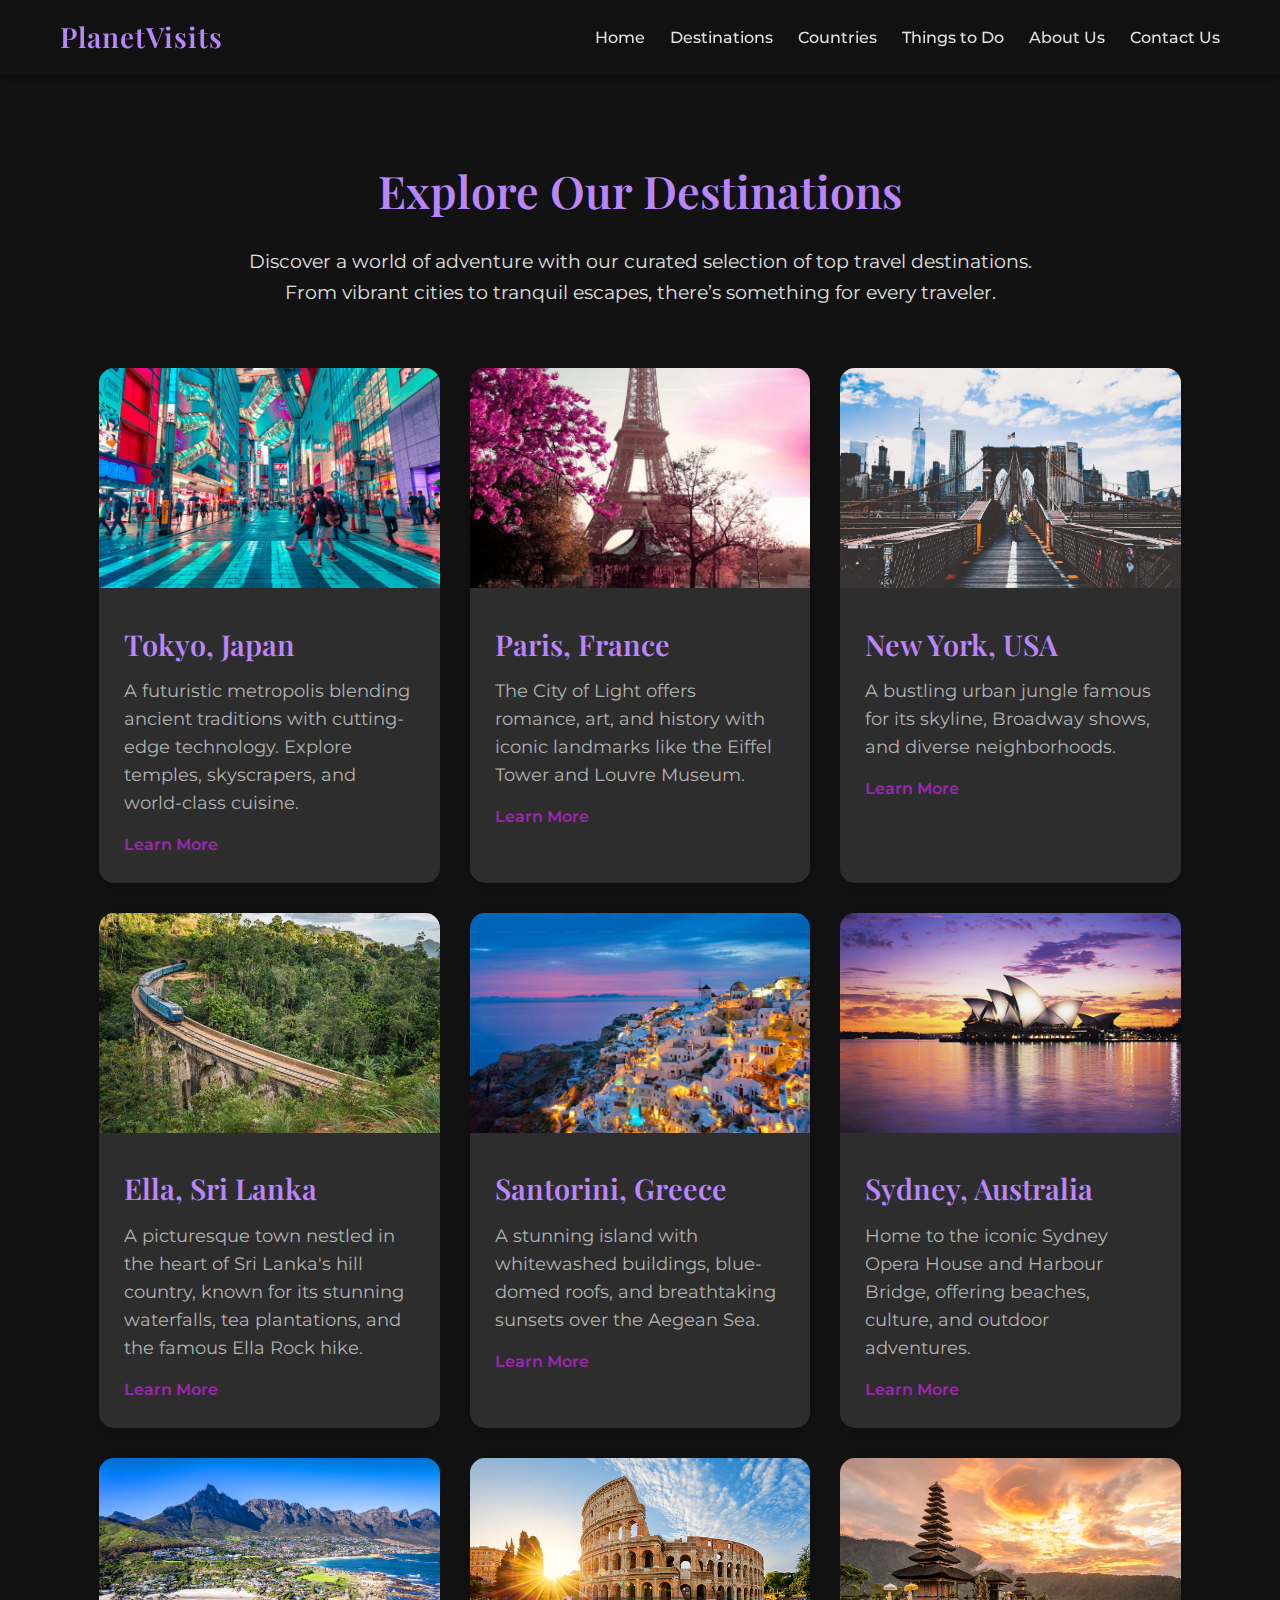
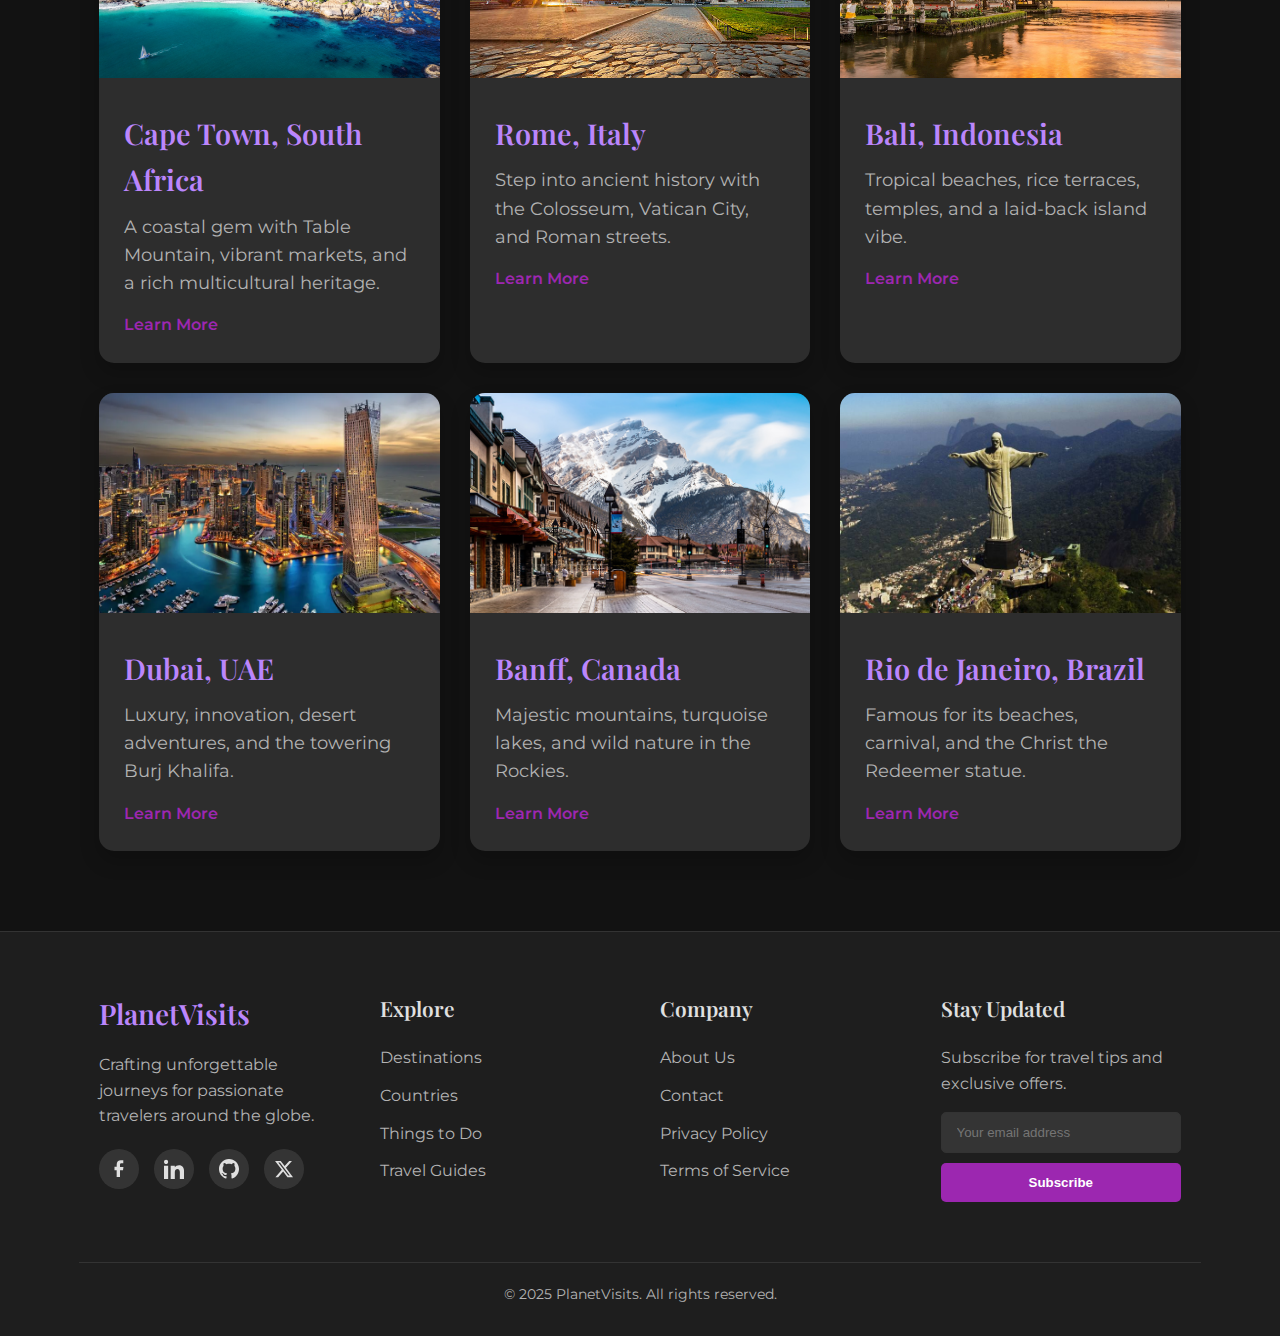
<file: destinations.html>
<!DOCTYPE html>
<html lang="en">

<head>
    <meta charset="UTF-8">
    <meta name="viewport" content="width=device-width, initial-scale=1.0">
    <title>Destinations - PlanetVisits</title>
    <link
        href="https://fonts.googleapis.com/css2?family=Montserrat:wght@400;700&family=Playfair+Display:wght@400;600&display=swap"
        rel="stylesheet">
    <link rel="stylesheet" href="Assets/css/style.css">
    <style>
        .destinations-content {
            padding: 80px 0;
            background-color: var(--dark-bg);
        }

        .section {
            margin-bottom: 60px;
            text-align: center;
        }

        .section h2 {
            font-size: 2.8rem;
            color: var(--primary-light);
            margin-bottom: 20px;
        }

        .section p {
            font-size: 1.2rem;
            color: var(--text-secondary);
            max-width: 800px;
            margin: 0 auto;
        }

        .destination-grid {
            display: grid;
            grid-template-columns: repeat(auto-fit, minmax(300px, 1fr));
            gap: 30px;
            max-width: 1200px;
            margin: 0 auto;
        }

        .destination-card {
            background-color: var(--dark-elevated);
            border-radius: 15px;
            overflow: hidden;
            box-shadow: 0 10px 20px rgba(0, 0, 0, 0.2);
            transition: transform 0.3s ease, box-shadow 0.3s ease;
        }

        .destination-card:hover {
            transform: translateY(-10px);
            box-shadow: 0 15px 30px rgba(0, 0, 0, 0.3);
        }

        .destination-card img {
            width: 100%;
            height: 220px;
            object-fit: cover;
            transition: transform 0.5s ease;
        }

        .destination-card:hover img {
            transform: scale(1.05);
        }

        .card-content {
            padding: 25px;
        }

        .card-content h3 {
            font-size: 1.8rem;
            color: var(--primary-light);
            margin-bottom: 10px;
        }

        .card-content p {
            font-size: 1.1rem;
            color: var(--text-tertiary);
            margin-bottom: 15px;
        }

        .learn-more {
            display: inline-block;
            font-size: 1rem;
            color: var(--primary-purple);
            font-weight: 600;
            transition: color 0.3s ease;
        }

        .learn-more:hover {
            color: var(--primary-light);
        }

        @media (max-width: 768px) {
            .destinations-content {
                padding: 40px 0;
            }

            .section h2 {
                font-size: 2.2rem;
            }

            .section p {
                font-size: 1.1rem;
            }

            .destination-grid {
                grid-template-columns: 1fr;
                gap: 20px;
            }

            .destination-card {
                max-width: 400px;
                margin: 0 auto;
            }

            .destination-card img {
                height: 180px;
            }

            .card-content h3 {
                font-size: 1.6rem;
            }

            .card-content p {
                font-size: 1rem;
            }

            .card-content {
                padding: 15px;
            }
        }

        @media (max-width: 480px) {
            .destinations-content {
                padding: 30px 0;
            }

            .section h2 {
                font-size: 1.8rem;
            }

            .section p {
                font-size: 1rem;
            }

            .destination-grid {
                gap: 15px;
            }

            .destination-card img {
                height: 160px;
            }

            .card-content h3 {
                font-size: 1.5rem;
            }

            .card-content p {
                font-size: 0.95rem;
            }

            .learn-more {
                font-size: 0.9rem;
            }
        }
    </style>
</head>

<body>
    <!-- Navigation Bar -->
    <header>
        <div class="nav-container">
            <div class="logo">
                <h1>PlanetVisits</h1>
            </div>
            <nav id="nav-links">
                <ul>
                    <li><a href="index.html">Home</a></li>
                    <li><a href="destinations.html" class="active">Destinations</a></li>
                    <li><a href="countries.html">Countries</a></li>
                    <li><a href="things-to-do.html">Things to Do</a></li>
                    <li><a href="about.html">About Us</a></li>
                    <li><a href="contact.html">Contact Us</a></li>
                </ul>
            </nav>
            <div class="hamburger-icon" id="hamburger-icon">
                <span class="bar"></span>
                <span class="bar"></span>
                <span class="bar"></span>
            </div>
        </div>
    </header>

    <!-- Destinations Content -->
    <section class="destinations-content">
        <div class="container">
            <div class="section">
                <h2>Explore Our Destinations</h2>
                <p>Discover a world of adventure with our curated selection of top travel destinations. From vibrant
                    cities to tranquil escapes, there’s something for every traveler.</p>
            </div>

            <div class="destination-grid">
                <div class="destination-card">
                    <img src="Assets/images/Destinations/tokyo.jpeg" alt="Tokyo">
                    <div class="card-content">
                        <h3>Tokyo, Japan</h3>
                        <p>A futuristic metropolis blending ancient traditions with cutting-edge technology. Explore
                            temples, skyscrapers, and world-class cuisine.</p>
                        <a href="#" class="learn-more">Learn More</a>
                    </div>
                </div>
                <div class="destination-card">
                    <img src="Assets/images/Destinations/paris.jpg" alt="Paris">
                    <div class="card-content">
                        <h3>Paris, France</h3>
                        <p>The City of Light offers romance, art, and history with iconic landmarks like the Eiffel
                            Tower and Louvre Museum.</p>
                        <a href="#" class="learn-more">Learn More</a>
                    </div>
                </div>
                <div class="destination-card">
                    <img src="Assets/images/Destinations/newyork.jpg" alt="New York">
                    <div class="card-content">
                        <h3>New York, USA</h3>
                        <p>A bustling urban jungle famous for its skyline, Broadway shows, and diverse neighborhoods.
                        </p>
                        <a href="#" class="learn-more">Learn More</a>
                    </div>
                </div>
                <div class="destination-card">
                    <img src="Assets/images/Destinations/Ella-train.jpg.webp" alt="Ella, Sri Lanka">
                    <div class="card-content">
                        <h3>Ella, Sri Lanka</h3>
                        <p>A picturesque town nestled in the heart of Sri Lanka's hill country, known for its stunning
                            waterfalls, tea plantations, and the famous Ella Rock hike.</p>
                        <a href="#" class="learn-more">Learn More</a>
                    </div>
                </div>
                <div class="destination-card">
                    <img src="Assets/images/Destinations/Santorini.jpeg" alt="Santorini">
                    <div class="card-content">
                        <h3>Santorini, Greece</h3>
                        <p>A stunning island with whitewashed buildings, blue-domed roofs, and breathtaking sunsets over
                            the Aegean Sea.</p>
                        <a href="#" class="learn-more">Learn More</a>
                    </div>
                </div>
                <div class="destination-card">
                    <img src="Assets/images/Destinations/Sydney-Opera-House.jpg" alt="Sydney">
                    <div class="card-content">
                        <h3>Sydney, Australia</h3>
                        <p>Home to the iconic Sydney Opera House and Harbour Bridge, offering beaches, culture, and
                            outdoor adventures.</p>
                        <a href="#" class="learn-more">Learn More</a>
                    </div>
                </div>
                <div class="destination-card">
                    <img src="Assets/images/Destinations/cape-town.jpg" alt="Cape Town">
                    <div class="card-content">
                        <h3>Cape Town, South Africa</h3>
                        <p>A coastal gem with Table Mountain, vibrant markets, and a rich multicultural heritage.</p>
                        <a href="#" class="learn-more">Learn More</a>
                    </div>
                </div>
                <div class="destination-card">
                    <img src="Assets/images/Destinations/Rome.jpg" alt="Rome">
                    <div class="card-content">
                        <h3>Rome, Italy</h3>
                        <p>Step into ancient history with the Colosseum, Vatican City, and Roman streets.</p>
                        <a href="#" class="learn-more">Learn More</a>
                    </div>
                </div>
                <div class="destination-card">
                    <img src="Assets/images/Destinations/Bali.jpg" alt="Bali">
                    <div class="card-content">
                        <h3>Bali, Indonesia</h3>
                        <p>Tropical beaches, rice terraces, temples, and a laid-back island vibe.</p>
                        <a href="#" class="learn-more">Learn More</a>
                    </div>
                </div>
                <div class="destination-card">
                    <img src="Assets/images/Destinations/Dubai.webp" alt="Dubai">
                    <div class="card-content">
                        <h3>Dubai, UAE</h3>
                        <p>Luxury, innovation, desert adventures, and the towering Burj Khalifa.</p>
                        <a href="#" class="learn-more">Learn More</a>
                    </div>
                </div>
                <div class="destination-card">
                    <img src="Assets/images/Destinations/Banff.jpg" alt="Banff">
                    <div class="card-content">
                        <h3>Banff, Canada</h3>
                        <p>Majestic mountains, turquoise lakes, and wild nature in the Rockies.</p>
                        <a href="#" class="learn-more">Learn More</a>
                    </div>
                </div>
                <div class="destination-card">
                    <img src="Assets/images/Destinations/Rio de Janeiro.jpg" alt="Rio">
                    <div class="card-content">
                        <h3>Rio de Janeiro, Brazil</h3>
                        <p>Famous for its beaches, carnival, and the Christ the Redeemer statue.</p>
                        <a href="#" class="learn-more">Learn More</a>
                    </div>
                </div>
            </div>
        </div>
    </section>

    <!-- Footer -->
    <footer>
        <div class="container">
            <div class="footer-container">
                <div class="footer-section footer-logo">
                    <h2>PlanetVisits</h2>
                    <p>Crafting unforgettable journeys for passionate travelers around the globe.</p>
                    <div class="social-links">
                        <a href="#" aria-label="Facebook">
                            <svg class="social-icon" width="24" height="24" viewBox="0 0 24 24" fill="none"
                                xmlns="http://www.w3.org/2000/svg">
                                <path
                                    d="M9.198 21.5h4v-8.01h3.604l.54-4.04h-4.144V7.12c0-1.17.31-1.96 1.91-1.96h2.04V1.59c-.35-.05-1.56-.15-2.97-.15-2.94 0-4.95 1.79-4.95 5.07v2.84H6.58v4.04h2.62V21.5z"
                                    fill="currentColor" />
                            </svg>
                        </a>
                        <a href="#" aria-label="LinkedIn">
                            <svg class="social-icon" width="24" height="24" viewBox="0 0 24 24" fill="none"
                                xmlns="http://www.w3.org/2000/svg">
                                <path
                                    d="M4.98 3.5c0 1.381-1.11 2.5-2.48 2.5s-2.48-1.119-2.48-2.5c0-1.38 1.11-2.5 2.48-2.5s2.48 1.12 2.48 2.5zm.02 4.5h-5v16h5v-16zm7.982 0h-4.968v16h4.969v-8.399c0-4.67 6.029-5.052 6.029 0v8.399h4.988v-10.131c0-7.88-8.922-7.593-11.018-3.868v-2.001z"
                                    fill="currentColor" />
                            </svg>
                        </a>
                        <a href="#" aria-label="GitHub">
                            <svg class="social-icon" width="24" height="24" viewBox="0 0 24 24" fill="none"
                                xmlns="http://www.w3.org/2000/svg">
                                <path
                                    d="M12 0c-6.626 0-12 5.373-12 12 0 5.302 3.438 9.8 8.207 11.387.599.111.793-.261.793-.577v-2.234c-3.338.726-4.033-1.416-4.033-1.416-.546-1.387-1.333-1.756-1.333-1.756-1.089-.745.083-.729.083-.729 1.205.084 1.839 1.237 1.839 1.237 1.066 1.834 2.809 1.304 3.495.997.108-.775.418-1.305.762-1.604-2.665-.305-5.467-1.334-5.467-5.931 0-1.311.469-2.381 1.236-3.221-.124-.303-.535-1.524.117-3.176 0 0 1.008-.322 3.301 1.23.957-.266 1.983-.399 3.003-.404 1.02.005 2.047.138 3.006.404 2.291-1.552 3.297-1.23 3.297-1.23.653 1.653.242 2.874.118 3.176.77.84 1.235 1.911 1.235 3.221 0 4.609-2.807 5.624-5.479 5.921.43.372.823 1.102.823 2.222v3.293c0 .319.192.694.801.576 4.765-1.589 8.199-6.086 8.199-11.386 0-6.627-5.373-12-12-12z"
                                    fill="currentColor" />
                            </svg>
                        </a>
                        <a href="#" aria-label="Twitter">
                            <svg class="social-icon" width="24" height="24" viewBox="0 0 24 24" fill="none"
                                xmlns="http://www.w3.org/2000/svg">
                                <path
                                    d="M18.244 2.25h3.308l-7.227 8.26 8.502 11.24H16.17l-5.214-6.817L4.99 21.75H1.68l7.73-8.835L1.254 2.25H8.08l4.713 6.231zm-1.161 17.52h1.833L7.084 4.126H5.117z"
                                    fill="currentColor" />
                            </svg>
                        </a>
                    </div>
                </div>
                <div class="footer-section footer-links">
                    <h3>Explore</h3>
                    <ul>
                        <li><a href="destinations.html">Destinations</a></li>
                        <li><a href="countries.html">Countries</a></li>
                        <li><a href="things-to-do.html">Things to Do</a></li>
                        <li><a href="travel-guides.html">Travel Guides</a></li>
                    </ul>
                </div>
                <div class="footer-section footer-links">
                    <h3>Company</h3>
                    <ul>
                        <li><a href="about.html">About Us</a></li>
                        <li><a href="contact.html">Contact</a></li>
                        <li><a href="privacy.html">Privacy Policy</a></li>
                        <li><a href="terms.html">Terms of Service</a></li>
                    </ul>
                </div>
                <div class="footer-section newsletter">
                    <h3>Stay Updated</h3>
                    <p>Subscribe for travel tips and exclusive offers.</p>
                    <div class="newsletter-form">
                        <input type="email" placeholder="Your email address">
                        <button type="submit">Subscribe</button>
                    </div>
                </div>
            </div>
            <div class="footer-bottom">
                <p>© 2025 PlanetVisits. All rights reserved.</p>
            </div>
        </div>
    </footer>

    <script src="Assets/js/script.js"></script>
</body>

</html>
</file>
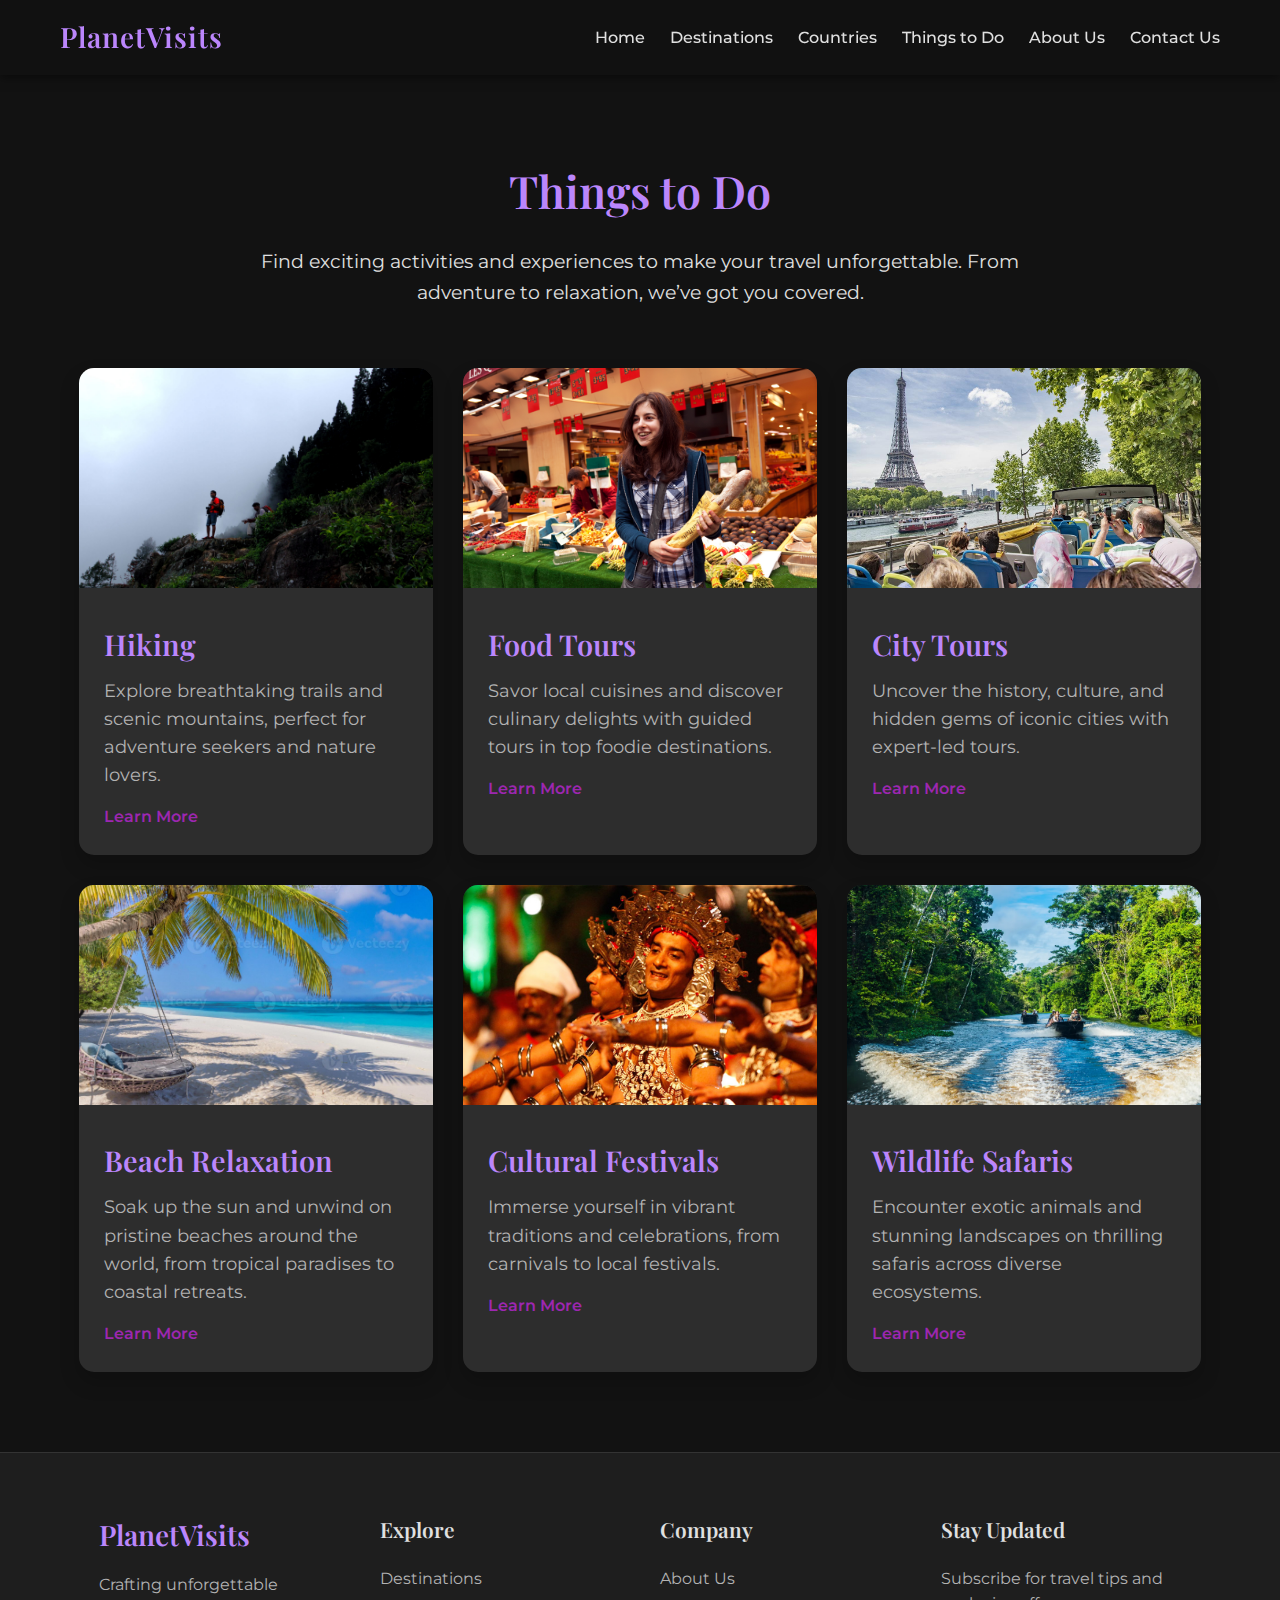
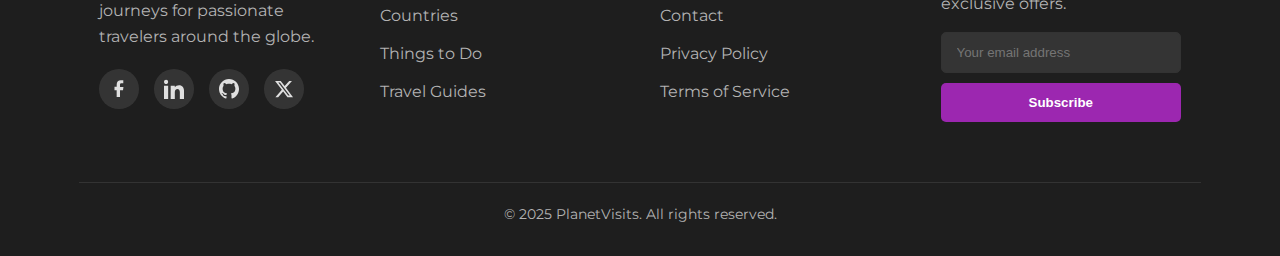
<file: things-to-do.html>
<!DOCTYPE html>
<html lang="en">

<head>
    <meta charset="UTF-8">
    <meta name="viewport" content="width=device-width, initial-scale=1.0">
    <title>Things to Do - PlanetVisits</title>
    <link
        href="https://fonts.googleapis.com/css2?family=Montserrat:wght@400;700&family=Playfair+Display:wght@400;600&display=swap"
        rel="stylesheet">
    <link rel="stylesheet" href="Assets/css/style.css">
    <style>
        .things-to-do-content {
            padding: 80px 0;
            background-color: var(--dark-bg);
        }

        .section {
            margin-bottom: 60px;
            text-align: center;
        }

        .section h2 {
            font-size: 2.8rem;
            color: var(--primary-light);
            margin-bottom: 20px;
        }

        .section p {
            font-size: 1.2rem;
            color: var(--text-secondary);
            max-width: 800px;
            margin: 0 auto;
        }

        .activity-grid {
            display: grid;
            grid-template-columns: repeat(auto-fit, minmax(300px, 1fr));
            gap: 30px;
            max-width: 1200px;
            margin: 0 auto;
        }

        .activity-card {
            background-color: var(--dark-elevated);
            border-radius: 15px;
            overflow: hidden;
            box-shadow: 0 10px 20px rgba(0, 0, 0, 0.2);
            transition: transform 0.3s ease, box-shadow 0.3s ease;
        }

        .activity-card:hover {
            transform: translateY(-10px);
            box-shadow: 0 15px 30px rgba(0, 0, 0, 0.3);
        }

        .activity-card img {
            width: 100%;
            height: 220px;
            object-fit: cover;
            transition: transform 0.5s ease;
        }

        .activity-card:hover img {
            transform: scale(1.05);
        }

        .card-content {
            padding: 25px;
        }

        .card-content h3 {
            font-size: 1.8rem;
            color: var(--primary-light);
            margin-bottom: 10px;
        }

        .card-content p {
            font-size: 1.1rem;
            color: var(--text-tertiary);
            margin-bottom: 15px;
        }

        .learn-more {
            display: inline-block;
            font-size: 1rem;
            color: var(--primary-purple);
            font-weight: 600;
            transition: color 0.3s ease;
        }

        .learn-more:hover {
            color: var(--primary-light);
        }

        /* Responsive Adjustments */
        @media (max-width: 768px) {
            .section h2 {
                font-size: 2.2rem;
            }

            .section p {
                font-size: 1.1rem;
            }

            .card-content h3 {
                font-size: 1.5rem;
            }

            .card-content p {
                font-size: 1rem;
            }
        }

        @media (max-width: 480px) {
            .section h2 {
                font-size: 1.8rem;
            }

            .activity-card img {
                height: 180px;
            }
        }
    </style>
</head>

<body>
    <!-- Navigation Bar -->
    <header>
        <div class="nav-container">
            <div class="logo">
                <h1>PlanetVisits</h1>
            </div>
            <nav id="nav-links">
                <ul>
                    <li><a href="index.html">Home</a></li>
                    <li><a href="destinations.html">Destinations</a></li>
                    <li><a href="countries.html">Countries</a></li>
                    <li><a href="things-to-do.html" class="active">Things to Do</a></li>
                    <li><a href="about.html">About Us</a></li>
                    <li><a href="contact.html">Contact Us</a></li>
                </ul>
            </nav>
            <div class="hamburger-icon" id="hamburger-icon">
                <span class="bar"></span>
                <span class="bar"></span>
                <span class="bar"></span>
            </div>
        </div>
    </header>

    <!-- Things to Do Content -->
    <section class="things-to-do-content">
        <div class="container">
            <div class="section">
                <h2>Things to Do</h2>
                <p>Find exciting activities and experiences to make your travel unforgettable. From adventure to
                    relaxation, we’ve got you covered.</p>
            </div>

            <div class="activity-grid">
                <div class="activity-card">
                    <img src="Assets/images/Things-to-do/hiking.jpg" alt="Hiking">
                    <div class="card-content">
                        <h3>Hiking</h3>
                        <p>Explore breathtaking trails and scenic mountains, perfect for adventure seekers and nature
                            lovers.</p>
                        <a href="#" class="learn-more">Learn More</a>
                    </div>
                </div>
                <div class="activity-card">
                    <img src="Assets/images/Things-to-do/food-tour.jpg" alt="Food Tours">
                    <div class="card-content">
                        <h3>Food Tours</h3>
                        <p>Savor local cuisines and discover culinary delights with guided tours in top foodie
                            destinations.</p>
                        <a href="#" class="learn-more">Learn More</a>
                    </div>
                </div>
                <div class="activity-card">
                    <img src="Assets/images/Things-to-do/City Tours.jpg" alt="City Tours">
                    <div class="card-content">
                        <h3>City Tours</h3>
                        <p>Uncover the history, culture, and hidden gems of iconic cities with expert-led tours.</p>
                        <a href="#" class="learn-more">Learn More</a>
                    </div>
                </div>
                <div class="activity-card">
                    <img src="Assets/images/Things-to-do/Beach Relaxation.jpg" alt="Beach Relaxation">
                    <div class="card-content">
                        <h3>Beach Relaxation</h3>
                        <p>Soak up the sun and unwind on pristine beaches around the world, from tropical paradises to
                            coastal retreats.</p>
                        <a href="#" class="learn-more">Learn More</a>
                    </div>
                </div>
                <div class="activity-card">
                    <img src="Assets/images/Things-to-do/Sri-Lanka-Festivals.jpg" alt="Cultural Festivals">
                    <div class="card-content">
                        <h3>Cultural Festivals</h3>
                        <p>Immerse yourself in vibrant traditions and celebrations, from carnivals to local festivals.
                        </p>
                        <a href="#" class="learn-more">Learn More</a>
                    </div>
                </div>
                <div class="activity-card">
                    <img src="Assets/images/Things-to-do/Amazon Skiff Tour.webp" alt="Wildlife Safaris">
                    <div class="card-content">
                        <h3>Wildlife Safaris</h3>
                        <p>Encounter exotic animals and stunning landscapes on thrilling safaris across diverse
                            ecosystems.</p>
                        <a href="#" class="learn-more">Learn More</a>
                    </div>
                </div>
            </div>
        </div>
    </section>

    <!-- Footer -->
    <footer>
        <div class="container">
            <div class="footer-container">
                <div class="footer-section footer-logo">
                    <h2>PlanetVisits</h2>
                    <p>Crafting unforgettable journeys for passionate travelers around the globe.</p>
                    <div class="social-links">
                        <a href="#" aria-label="Facebook">
                            <svg class="social-icon" width="24" height="24" viewBox="0 0 24 24" fill="none"
                                xmlns="http://www.w3.org/2000/svg">
                                <path
                                    d="M9.198 21.5h4v-8.01h3.604l.54-4.04h-4.144V7.12c0-1.17.31-1.96 1.91-1.96h2.04V1.59c-.35-.05-1.56-.15-2.97-.15-2.94 0-4.95 1.79-4.95 5.07v2.84H6.58v4.04h2.62V21.5z"
                                    fill="currentColor" />
                            </svg>
                        </a>
                        <a href="#" aria-label="LinkedIn">
                            <svg class="social-icon" width="24" height="24" viewBox="0 0 24 24" fill="none"
                                xmlns="http://www.w3.org/2000/svg">
                                <path
                                    d="M4.98 3.5c0 1.381-1.11 2.5-2.48 2.5s-2.48-1.119-2.48-2.5c0-1.38 1.11-2.5 2.48-2.5s2.48 1.12 2.48 2.5zm.02 4.5h-5v16h5v-16zm7.982 0h-4.968v16h4.969v-8.399c0-4.67 6.029-5.052 6.029 0v8.399h4.988v-10.131c0-7.88-8.922-7.593-11.018-3.868v-2.001z"
                                    fill="currentColor" />
                            </svg>
                        </a>
                        <a href="#" aria-label="GitHub">
                            <svg class="social-icon" width="24" height="24" viewBox="0 0 24 24" fill="none"
                                xmlns="http://www.w3.org/2000/svg">
                                <path
                                    d="M12 0c-6.626 0-12 5.373-12 12 0 5.302 3.438 9.8 8.207 11.387.599.111.793-.261.793-.577v-2.234c-3.338.726-4.033-1.416-4.033-1.416-.546-1.387-1.333-1.756-1.333-1.756-1.089-.745.083-.729.083-.729 1.205.084 1.839 1.237 1.839 1.237 1.066 1.834 2.809 1.304 3.495.997.108-.775.418-1.305.762-1.604-2.665-.305-5.467-1.334-5.467-5.931 0-1.311.469-2.381 1.236-3.221-.124-.303-.535-1.524.117-3.176 0 0 1.008-.322 3.301 1.23.957-.266 1.983-.399 3.003-.404 1.02.005 2.047.138 3.006.404 2.291-1.552 3.297-1.23 3.297-1.23.653 1.653.242 2.874.118 3.176.77.84 1.235 1.911 1.235 3.221 0 4.609-2.807 5.624-5.479 5.921.43.372.823 1.102.823 2.222v3.293c0 .319.192.694.801.576 4.765-1.589 8.199-6.086 8.199-11.386 0-6.627-5.373-12-12-12z"
                                    fill="currentColor" />
                            </svg>
                        </a>
                        <a href="#" aria-label="Twitter">
                            <svg class="social-icon" width="24" height="24" viewBox="0 0 24 24" fill="none"
                                xmlns="http://www.w3.org/2000/svg">
                                <path
                                    d="M18.244 2.25h3.308l-7.227 8.26 8.502 11.24H16.17l-5.214-6.817L4.99 21.75H1.68l7.73-8.835L1.254 2.25H8.08l4.713 6.231zm-1.161 17.52h1.833L7.084 4.126H5.117z"
                                    fill="currentColor" />
                            </svg>
                        </a>
                    </div>
                </div>
                <div class="footer-section footer-links">
                    <h3>Explore</h3>
                    <ul>
                        <li><a href="destinations.html">Destinations</a></li>
                        <li><a href="countries.html">Countries</a></li>
                        <li><a href="things-to-do.html">Things to Do</a></li>
                        <li><a href="travel-guides.html">Travel Guides</a></li>
                    </ul>
                </div>
                <div class="footer-section footer-links">
                    <h3>Company</h3>
                    <ul>
                        <li><a href="about.html">About Us</a></li>
                        <li><a href="contact.html">Contact</a></li>
                        <li><a href="privacy.html">Privacy Policy</a></li>
                        <li><a href="terms.html">Terms of Service</a></li>
                    </ul>
                </div>
                <div class="footer-section newsletter">
                    <h3>Stay Updated</h3>
                    <p>Subscribe for travel tips and exclusive offers.</p>
                    <div class="newsletter-form">
                        <input type="email" placeholder="Your email address">
                        <button type="submit">Subscribe</button>
                    </div>
                </div>
            </div>
            <div class="footer-bottom">
                <p>© 2025 PlanetVisits. All rights reserved.</p>
            </div>
        </div>
    </footer>

    <script src="Assets/js/script.js"></script>
</body>

</html>
</file>
<file: Assets/css/style.css>
:root {
    --dark-bg: #121212;
    --dark-surface: #1e1e1e;
    --dark-elevated: #2d2d2d;
    --primary-purple: #9c27b0;
    --primary-light: #bb86fc;
    --accent-purple: #d4b3ff;
    --text-primary: #ffffff;
    --text-secondary: #e0e0e0;
    --text-tertiary: #b3b3b3;
    --border-color: #333333;
    --shadow-color: rgba(0, 0, 0, 0.5);
}

* {
    margin: 0;
    padding: 0;
    box-sizing: border-box;
}

body {
    font-family: 'Montserrat', sans-serif;
    background-color: var(--dark-bg);
    color: var(--text-primary);
    transition: all 0.3s ease;
    line-height: 1.6;
}

h1,
h2,
h3,
h4 {
    font-family: 'Playfair Display', serif;
    margin: 0;
    font-weight: 600;
}

a {
    text-decoration: none;
    color: inherit;
}

ul {
    list-style-type: none;
    padding: 0;
}

.container {
    max-width: 1200px;
    width: 90%;
    margin: 0 auto;
    padding: 0 15px;
}

/* Navbar */
header {
    background-color: rgba(18, 18, 18, 0.95);
    padding: 15px 0;
    position: sticky;
    top: 0;
    z-index: 10;
    box-shadow: 0 2px 10px var(--shadow-color);
    backdrop-filter: blur(5px);
}

.nav-container {
    display: flex;
    justify-content: space-between;
    align-items: center;
    padding: 0 20px;
    max-width: 1200px;
    margin: 0 auto;
}

.logo h1 {
    font-size: 28px;
    color: var(--primary-light);
    letter-spacing: 1px;
}

nav ul {
    display: flex;
    gap: 25px;
}

nav ul li a {
    font-size: 16px;
    font-weight: 500;
    color: var(--text-secondary);
    transition: all 0.3s ease;
    padding: 5px 0;
    position: relative;
}

nav ul li a::after {
    content: '';
    position: absolute;
    bottom: -4px;
    left: 0;
    width: 0;
    height: 2px;
    background-color: var(--primary-light);
    transition: width 0.3s ease;
}

nav ul li a:hover {
    color: var(--text-primary);
}

nav ul li a:hover::after {
    width: 100%;
}

/* Hamburger Menu */
.hamburger-icon {
    display: none;
    flex-direction: column;
    justify-content: space-between;
    width: 30px;
    height: 20px;
    cursor: pointer;
}

.hamburger-icon .bar {
    width: 100%;
    height: 3px;
    background-color: var(--text-primary);
    border-radius: 5px;
    transition: all 0.3s ease;
}

.hamburger-icon.open .bar:nth-child(1) {
    transform: rotate(45deg) translate(5px, 5px);
}

.hamburger-icon.open .bar:nth-child(2) {
    opacity: 0;
}

.hamburger-icon.open .bar:nth-child(3) {
    transform: rotate(-45deg) translate(5px, -5px);
}

/* Hero Section */
.hero {
    position: relative;
    display: flex;
    align-items: center;
    justify-content: center;
    min-height: 600px;
    padding: 80px 20px;
    overflow: hidden;
    background-image: url('../images/Countries/SL.jpg');
    background-position: center;
    background-size: cover;
}

.hero::before {
    content: '';
    position: absolute;
    top: 0;
    left: 0;
    width: 100%;
    height: 100%;
    z-index: 1;
}

.hero-text {
    position: relative;
    z-index: 2;
    text-align: center;
    max-width: 800px;
    padding: 0 20px;
}

.hero-text h2 {
    font-size: 3.5rem;
    margin-bottom: 20px;
    color: rgb(240, 233, 233);
    text-shadow: 0 2px 10px rgba(0, 0, 0, 0.3);
}

.hero-text p {
    font-size: 1.3rem;
    margin: 20px 0 30px;
    color: rgb(221, 213, 221);
    text-shadow: 0 2px 10px rgba(0, 0, 0, 0.3);
}

.cta-btn {
    display: inline-block;
    background-color: var(--primary-purple);
    color: var(--text-primary);
    padding: 14px 32px;
    font-size: 1.1rem;
    font-weight: 600;
    border-radius: 50px;
    transition: all 0.3s ease;
    box-shadow: 0 4px 12px rgba(0, 0, 0, 0.3);
}

.cta-btn:hover {
    transform: translateY(-3px);
    box-shadow: 0 6px 15px rgba(0, 0, 0, 0.4);
}

/* Featured Destinations */
.featured-destinations {
    padding: 80px 0;
    background-color: var(--dark-bg);
    text-align: center;
}

.featured-destinations h2 {
    font-size: 2.8rem;
    margin-bottom: 50px;
    color: var(--primary-light);
}

.destination-grid {
    display: grid;
    grid-template-columns: repeat(auto-fit, minmax(300px, 1fr));
    gap: 30px;
    max-width: 1200px;
    margin: 0 auto;
    padding: 0 20px;
}

.card {
    background-color: var(--dark-elevated);
    border-radius: 15px;
    overflow: hidden;
    box-shadow: 0 10px 20px rgba(0, 0, 0, 0.2);
    transition: transform 0.3s ease, box-shadow 0.3s ease;
}

.card:hover {
    transform: translateY(-10px);
    box-shadow: 0 15px 30px rgba(0, 0, 0, 0.3);
}

.card img {
    width: 100%;
    height: 220px;
    object-fit: cover;
    transition: transform 0.5s ease;
}

.card:hover img {
    transform: scale(1.05);
}

.card-content {
    padding: 25px;
}

.card h3 {
    font-size: 1.8rem;
    color: var(--primary-light);
    margin-bottom: 10px;
}

.card p {
    font-size: 1.1rem;
    color: var(--text-tertiary);
}

/* Testimonials */
.testimonials {
    padding: 80px 0;
    background-color: var(--dark-surface);
    text-align: center;
}

.testimonials h2 {
    font-size: 2.8rem;
    margin-bottom: 50px;
    color: var(--primary-light);
}

.testimonial-container {
    display: flex;
    justify-content: center;
    flex-wrap: wrap;
    gap: 40px;
    max-width: 1200px;
    margin: 0 auto;
    padding: 0 20px;
}

.testimonial-card {
    background-color: rgb(236, 236, 236);
    padding: 30px;
    border-radius: 15px;
    width: 330px;
    box-shadow: 0 8px 16px rgba(0, 0, 0, 0.2);
    transition: transform 0.3s ease;
    position: relative;
}

.testimonial-card::before {
    content: '"';
    position: absolute;
    top: 15px;
    left: 15px;
    font-size: 4rem;
    font-family: 'Playfair Display', serif;
    color: var(--primary-purple);
    opacity: 0.2;
}

.testimonial-card:hover {
    transform: translateY(-8px);
}

.testimonial-card p {
    font-size: 1.2rem;
    color: rgb(26, 25, 25);
    font-style: italic;
    line-height: 1.6;
}

.testimonial-card h4 {
    font-size: 1.1rem;
    margin-top: 20px;
    color: var(--primary-light);
}

/* Footer */
footer {
    background-color: var(--dark-surface);
    padding: 60px 0 30px;
    border-top: 1px solid var(--border-color);
}

.footer-container {
    display: grid;
    grid-template-columns: repeat(auto-fit, minmax(200px, 1fr));
    gap: 40px;
    max-width: 1200px;
    margin: 0 auto;
    padding: 0 20px;
}

.footer-section {
    margin-bottom: 20px;
}

.footer-logo h2 {
    font-size: 28px;
    color: var(--primary-light);
    margin-bottom: 15px;
}

.footer-logo p {
    font-size: 1rem;
    color: var(--text-tertiary);
    line-height: 1.6;
    margin-bottom: 20px;
}

.footer-links h3 {
    font-size: 1.3rem;
    margin-bottom: 20px;
    color: var(--text-secondary);
}

.footer-links ul li {
    margin-bottom: 12px;
}

.footer-links ul li a {
    font-size: 1rem;
    color: var(--text-tertiary);
    transition: all 0.3s ease;
}

.footer-links ul li a:hover {
    color: var(--primary-light);
    padding-left: 5px;
}

.social-links {
    display: flex;
    gap: 15px;
    margin-top: 20px;
}

.social-links a {
    display: flex;
    align-items: center;
    justify-content: center;
    width: 40px;
    height: 40px;
    border-radius: 50%;
    background-color: rgba(255, 255, 255, 0.1);
    color: var(--text-secondary);
    transition: all 0.3s ease;
}

.social-links a:hover {
    background-color: var(--primary-purple);
    color: var(--text-primary);
}

.social-links a:hover .social-icon {
    transform: scale(1.1);
}

.social-links a:nth-child(1):hover {
    /* Facebook */
    background-color: #3b5998;
}

.social-links a:nth-child(2):hover {
    /* LinkedIn */
    background-color: #0077b5;
}

.social-links a:nth-child(3):hover {
    /* GitHub */
    background-color: #1b1919;
}

.social-links a:nth-child(4):hover {
    /* Twitter */
    background-color: #000000;
}

.social-icon {
    width: 20px;
    /* Adjust icon size */
    height: 20px;
    fill: currentColor;
    /* Inherits color from parent */
}

.footer-bottom {
    margin-top: 40px;
    padding-top: 20px;
    border-top: 1px solid var(--border-color);
    text-align: center;
}

.footer-bottom p {
    font-size: 0.9rem;
    color: var(--text-tertiary);
}

/* Newsletter Form */
.newsletter h3 {
    font-size: 1.3rem;
    margin-bottom: 20px;
    color: var(--text-secondary);
}

.newsletter p {
    font-size: 1rem;
    color: var(--text-tertiary);
    margin-bottom: 15px;
}

.newsletter-form {
    display: flex;
    flex-direction: column;
    gap: 10px;
}

.newsletter-form input {
    padding: 12px 15px;
    background-color: rgba(255, 255, 255, 0.1);
    border: 1px solid var(--border-color);
    border-radius: 5px;
    color: var(--text-primary);
}

.newsletter-form input:focus {
    outline: none;
    border-color: var(--primary-purple);
}

.newsletter-form button {
    padding: 12px 20px;
    background-color: var(--primary-purple);
    color: var(--text-primary);
    border: none;
    border-radius: 5px;
    font-weight: 600;
    cursor: pointer;
    transition: all 0.3s ease;
}

.newsletter-form button:hover {
    background-color: var(--primary-light);
}

/* Responsive Design */
@media (max-width: 768px) {
    .hamburger-icon {
        display: flex;
    }

    nav {
        display: none;
        width: 100%;
        position: absolute;
        top: 100%;
        left: 0;
        background-color: var(--dark-surface);
        z-index: 9;
    }

    nav.active {
        display: block;
    }

    nav ul {
        flex-direction: column;
        padding: 20px;
        text-align: center;
    }

    nav ul li {
        margin: 10px 0;
    }

    .hero {
        min-height: 400px;
        padding: 40px 20px;
    }

    .hero-text h2 {
        font-size: 2.5rem;
    }

    .hero-text p {
        font-size: 1.1rem;
    }

    .destination-grid {
        grid-template-columns: 1fr;
    }

    .testimonial-container {
        flex-direction: column;
        align-items: center;
    }

    .testimonial-card {
        width: 100%;
        max-width: 330px;
    }

    .footer-container {
        grid-template-columns: 1fr;
        text-align: center;
    }

    .social-links {
        justify-content: center;
    }
}

@media (max-width: 480px) {
    .hero-text h2 {
        font-size: 2rem;
    }

    .hero-text p {
        font-size: 1rem;
    }

    .featured-destinations h2,
    .testimonials h2 {
        font-size: 2rem;
    }

    .card h3 {
        font-size: 1.5rem;
    }

    .card p {
        font-size: 1rem;
    }
}
</file>
